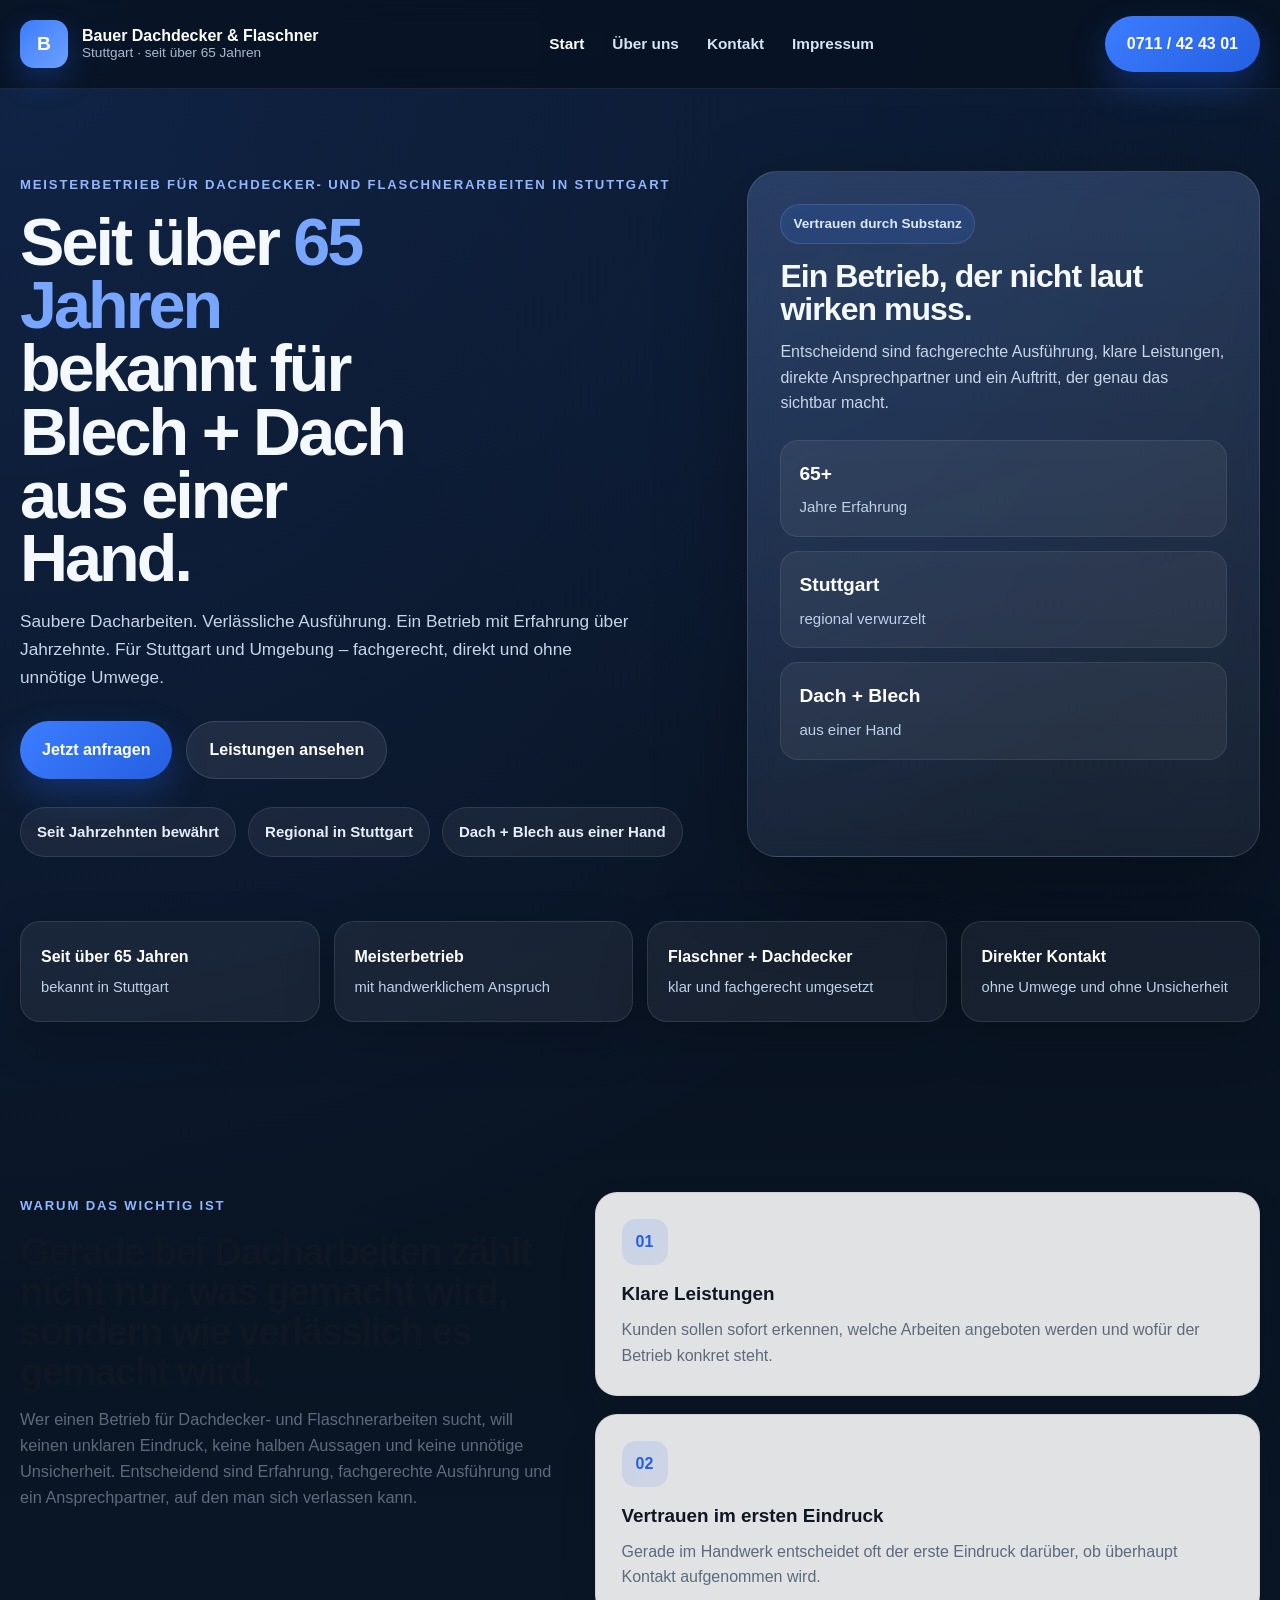
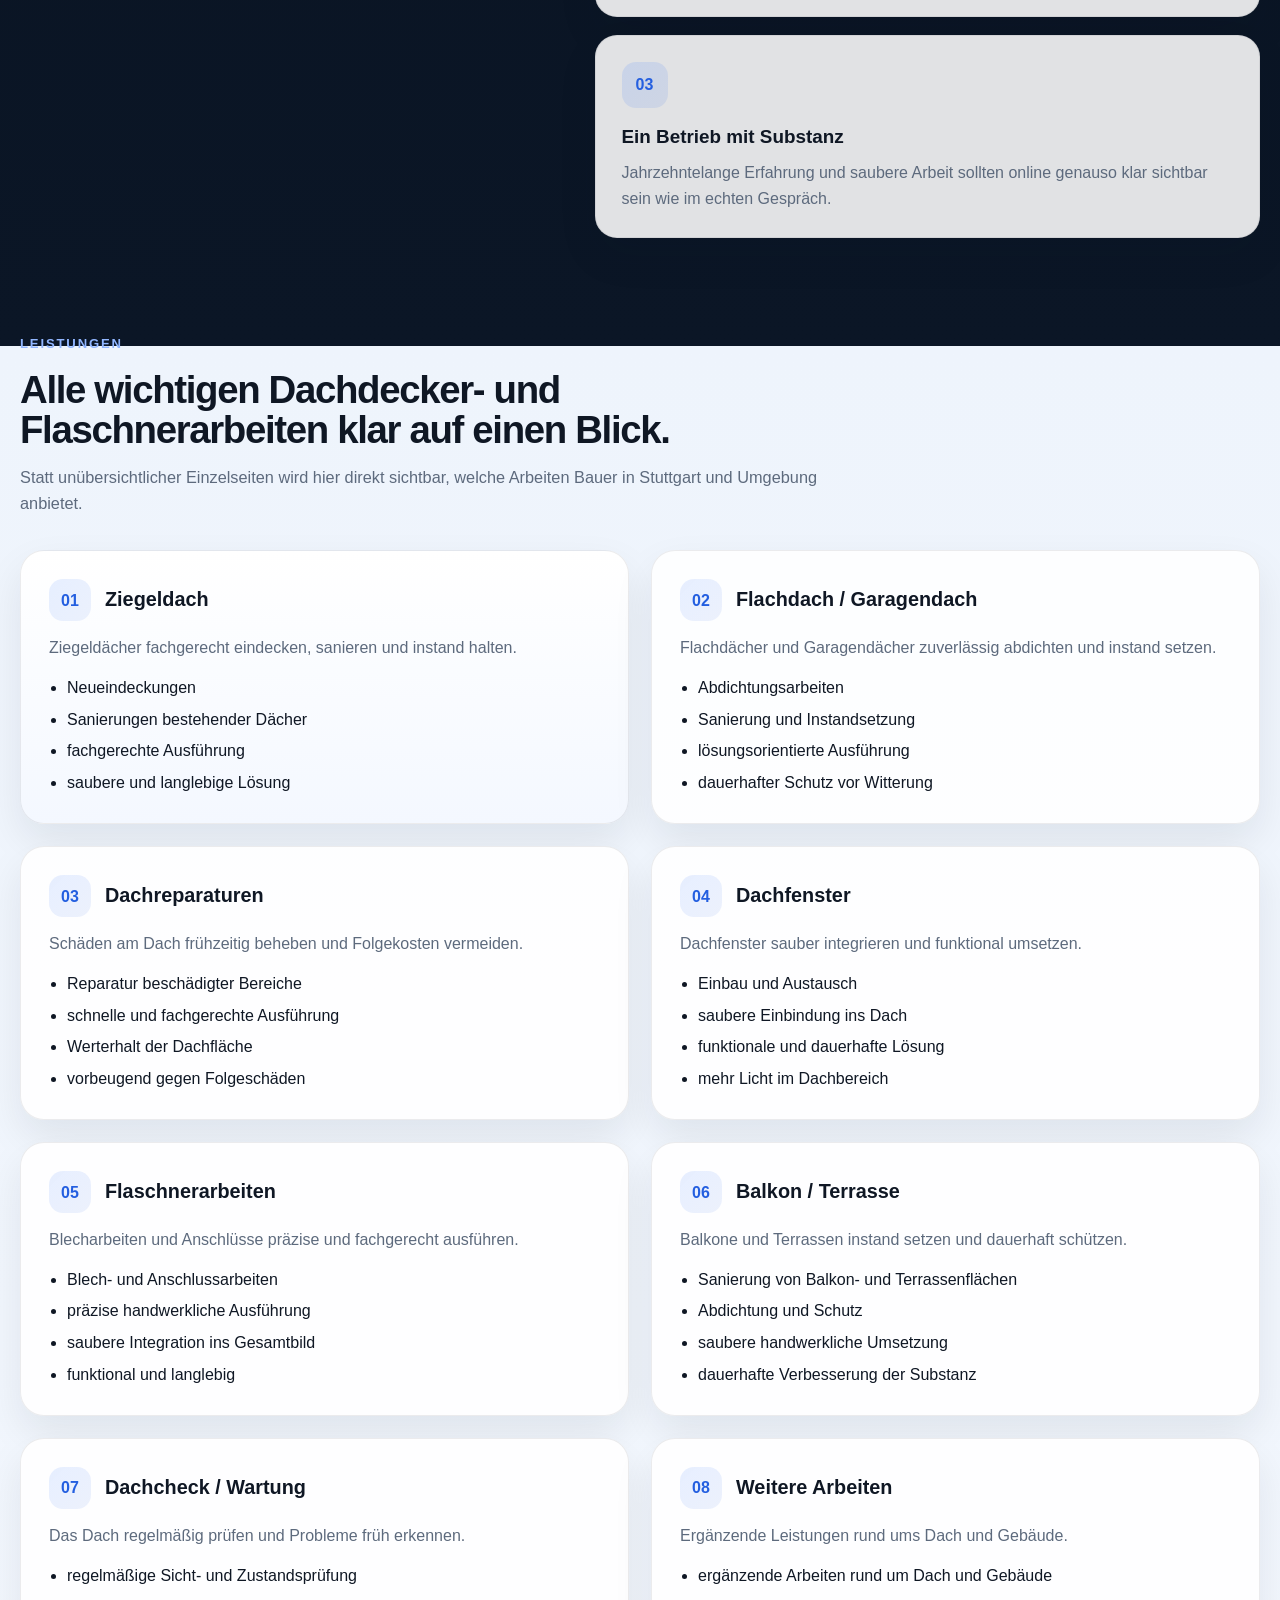
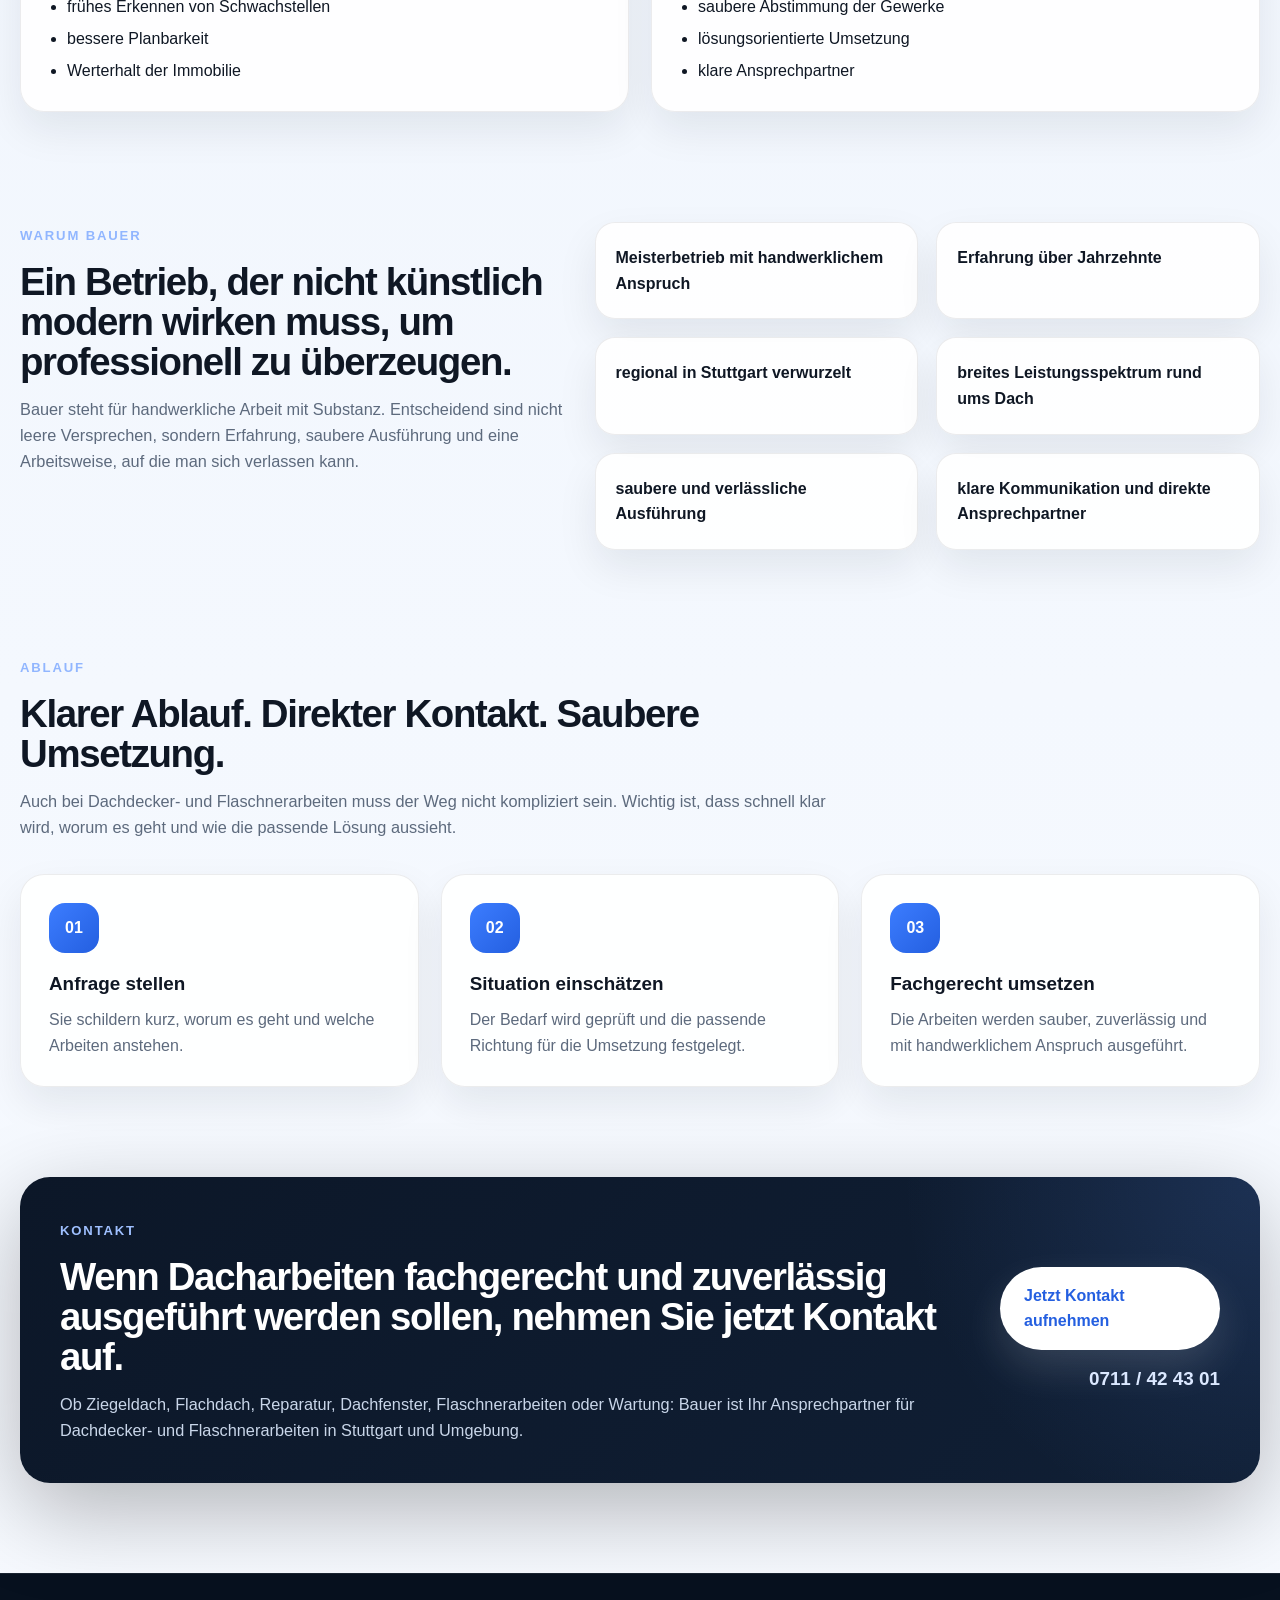
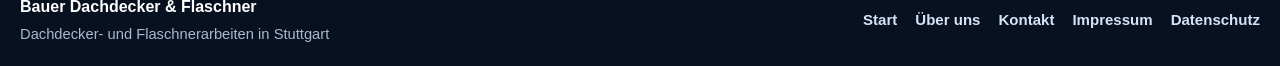
<file: index.html>
<!DOCTYPE html>
<html lang="de">
<head>
  <meta charset="UTF-8" />
  <meta name="viewport" content="width=device-width, initial-scale=1.0" />
  <title>Bauer Dachdecker & Flaschner Stuttgart | Seit über 65 Jahren</title>
  <meta
    name="description"
    content="Bauer Dachdecker & Flaschner in Stuttgart – seit über 65 Jahren bekannt für saubere Dachdecker- und Flaschnerarbeiten. Blech + Dach aus einer Hand."
  />
  <link rel="stylesheet" href="styles/style.css" />
</head>
<body>
  <header class="site-header">
    <div class="container header-inner">
      <a href="index.html" class="brand">
        <span class="brand-mark">B</span>
        <span class="brand-text">
          <strong>Bauer Dachdecker & Flaschner</strong>
          <small>Stuttgart · seit über 65 Jahren</small>
        </span>
      </a>

      <nav class="main-nav" aria-label="Hauptnavigation">
        <a href="index.html" class="active">Start</a>
        <a href="about.html">Über uns</a>
        <a href="contact.html">Kontakt</a>
        <a href="impressum.html">Impressum</a>
      </nav>

      <a href="tel:+49711424301" class="btn btn-primary header-phone">0711 / 42 43 01</a>
    </div>
  </header>

  <main>
    <section class="hero">
      <div class="container hero-grid">
        <div class="hero-copy">
          <div class="eyebrow">Meisterbetrieb für Dachdecker- und Flaschnerarbeiten in Stuttgart</div>

          <h1>
            Seit über <span>65 Jahren</span> bekannt für
            <br />
            Blech + Dach aus einer Hand.
          </h1>

          <p class="hero-text">
            Saubere Dacharbeiten. Verlässliche Ausführung. Ein Betrieb mit Erfahrung über Jahrzehnte.
            Für Stuttgart und Umgebung – fachgerecht, direkt und ohne unnötige Umwege.
          </p>

          <div class="hero-actions">
            <a href="contact.html" class="btn btn-primary">Jetzt anfragen</a>
            <a href="#leistungen" class="btn btn-secondary">Leistungen ansehen</a>
          </div>

          <div class="hero-tags">
            <span>Seit Jahrzehnten bewährt</span>
            <span>Regional in Stuttgart</span>
            <span>Dach + Blech aus einer Hand</span>
          </div>
        </div>

        <aside class="hero-panel">
          <div class="panel-top">
            <span class="panel-badge">Vertrauen durch Substanz</span>
            <h2>Ein Betrieb, der nicht laut wirken muss.</h2>
            <p>
              Entscheidend sind fachgerechte Ausführung, klare Leistungen,
              direkte Ansprechpartner und ein Auftritt, der genau das sichtbar macht.
            </p>
          </div>

          <div class="panel-stats">
            <div class="stat-card">
              <strong>65+</strong>
              <span>Jahre Erfahrung</span>
            </div>
            <div class="stat-card">
              <strong>Stuttgart</strong>
              <span>regional verwurzelt</span>
            </div>
            <div class="stat-card">
              <strong>Dach + Blech</strong>
              <span>aus einer Hand</span>
            </div>
          </div>
        </aside>
      </div>
    </section>

    <section class="trust-strip">
      <div class="container trust-strip-inner">
        <div class="trust-item">
          <strong>Seit über 65 Jahren</strong>
          <span>bekannt in Stuttgart</span>
        </div>
        <div class="trust-item">
          <strong>Meisterbetrieb</strong>
          <span>mit handwerklichem Anspruch</span>
        </div>
        <div class="trust-item">
          <strong>Flaschner + Dachdecker</strong>
          <span>klar und fachgerecht umgesetzt</span>
        </div>
        <div class="trust-item">
          <strong>Direkter Kontakt</strong>
          <span>ohne Umwege und ohne Unsicherheit</span>
        </div>
      </div>
    </section>

    <section class="intro-section">
      <div class="container intro-grid">
        <div class="section-copy">
          <div class="section-label">Warum das wichtig ist</div>
          <h2>Gerade bei Dacharbeiten zählt nicht nur, was gemacht wird, sondern wie verlässlich es gemacht wird.</h2>
          <p>
            Wer einen Betrieb für Dachdecker- und Flaschnerarbeiten sucht, will keinen unklaren Eindruck,
            keine halben Aussagen und keine unnötige Unsicherheit. Entscheidend sind Erfahrung,
            fachgerechte Ausführung und ein Ansprechpartner, auf den man sich verlassen kann.
          </p>
        </div>

        <div class="reason-grid">
          <article class="reason-card">
            <div class="reason-number">01</div>
            <h3>Klare Leistungen</h3>
            <p>Kunden sollen sofort erkennen, welche Arbeiten angeboten werden und wofür der Betrieb konkret steht.</p>
          </article>

          <article class="reason-card">
            <div class="reason-number">02</div>
            <h3>Vertrauen im ersten Eindruck</h3>
            <p>Gerade im Handwerk entscheidet oft der erste Eindruck darüber, ob überhaupt Kontakt aufgenommen wird.</p>
          </article>

          <article class="reason-card">
            <div class="reason-number">03</div>
            <h3>Ein Betrieb mit Substanz</h3>
            <p>Jahrzehntelange Erfahrung und saubere Arbeit sollten online genauso klar sichtbar sein wie im echten Gespräch.</p>
          </article>
        </div>
      </div>
    </section>

    <section id="leistungen" class="services-section">
      <div class="container">
        <div class="section-head">
          <div class="section-label">Leistungen</div>
          <h2>Alle wichtigen Dachdecker- und Flaschnerarbeiten klar auf einen Blick.</h2>
          <p>
            Statt unübersichtlicher Einzelseiten wird hier direkt sichtbar, welche Arbeiten Bauer in Stuttgart
            und Umgebung anbietet.
          </p>
        </div>

        <div class="services-grid">
          <article class="service-card featured">
            <div class="service-top">
              <span class="service-index">01</span>
              <h3>Ziegeldach</h3>
            </div>
            <p>Ziegeldächer fachgerecht eindecken, sanieren und instand halten.</p>
            <ul>
              <li>Neueindeckungen</li>
              <li>Sanierungen bestehender Dächer</li>
              <li>fachgerechte Ausführung</li>
              <li>saubere und langlebige Lösung</li>
            </ul>
          </article>

          <article class="service-card">
            <div class="service-top">
              <span class="service-index">02</span>
              <h3>Flachdach / Garagendach</h3>
            </div>
            <p>Flachdächer und Garagendächer zuverlässig abdichten und instand setzen.</p>
            <ul>
              <li>Abdichtungsarbeiten</li>
              <li>Sanierung und Instandsetzung</li>
              <li>lösungsorientierte Ausführung</li>
              <li>dauerhafter Schutz vor Witterung</li>
            </ul>
          </article>

          <article class="service-card">
            <div class="service-top">
              <span class="service-index">03</span>
              <h3>Dachreparaturen</h3>
            </div>
            <p>Schäden am Dach frühzeitig beheben und Folgekosten vermeiden.</p>
            <ul>
              <li>Reparatur beschädigter Bereiche</li>
              <li>schnelle und fachgerechte Ausführung</li>
              <li>Werterhalt der Dachfläche</li>
              <li>vorbeugend gegen Folgeschäden</li>
            </ul>
          </article>

          <article class="service-card">
            <div class="service-top">
              <span class="service-index">04</span>
              <h3>Dachfenster</h3>
            </div>
            <p>Dachfenster sauber integrieren und funktional umsetzen.</p>
            <ul>
              <li>Einbau und Austausch</li>
              <li>saubere Einbindung ins Dach</li>
              <li>funktionale und dauerhafte Lösung</li>
              <li>mehr Licht im Dachbereich</li>
            </ul>
          </article>

          <article class="service-card">
            <div class="service-top">
              <span class="service-index">05</span>
              <h3>Flaschnerarbeiten</h3>
            </div>
            <p>Blecharbeiten und Anschlüsse präzise und fachgerecht ausführen.</p>
            <ul>
              <li>Blech- und Anschlussarbeiten</li>
              <li>präzise handwerkliche Ausführung</li>
              <li>saubere Integration ins Gesamtbild</li>
              <li>funktional und langlebig</li>
            </ul>
          </article>

          <article class="service-card">
            <div class="service-top">
              <span class="service-index">06</span>
              <h3>Balkon / Terrasse</h3>
            </div>
            <p>Balkone und Terrassen instand setzen und dauerhaft schützen.</p>
            <ul>
              <li>Sanierung von Balkon- und Terrassenflächen</li>
              <li>Abdichtung und Schutz</li>
              <li>saubere handwerkliche Umsetzung</li>
              <li>dauerhafte Verbesserung der Substanz</li>
            </ul>
          </article>

          <article class="service-card">
            <div class="service-top">
              <span class="service-index">07</span>
              <h3>Dachcheck / Wartung</h3>
            </div>
            <p>Das Dach regelmäßig prüfen und Probleme früh erkennen.</p>
            <ul>
              <li>regelmäßige Sicht- und Zustandsprüfung</li>
              <li>frühes Erkennen von Schwachstellen</li>
              <li>bessere Planbarkeit</li>
              <li>Werterhalt der Immobilie</li>
            </ul>
          </article>

          <article class="service-card">
            <div class="service-top">
              <span class="service-index">08</span>
              <h3>Weitere Arbeiten</h3>
            </div>
            <p>Ergänzende Leistungen rund ums Dach und Gebäude.</p>
            <ul>
              <li>ergänzende Arbeiten rund um Dach und Gebäude</li>
              <li>saubere Abstimmung der Gewerke</li>
              <li>lösungsorientierte Umsetzung</li>
              <li>klare Ansprechpartner</li>
            </ul>
          </article>
        </div>
      </div>
    </section>

    <section class="advantages-section">
      <div class="container advantages-grid">
        <div class="section-copy">
          <div class="section-label">Warum Bauer</div>
          <h2>Ein Betrieb, der nicht künstlich modern wirken muss, um professionell zu überzeugen.</h2>
          <p>
            Bauer steht für handwerkliche Arbeit mit Substanz. Entscheidend sind nicht leere Versprechen,
            sondern Erfahrung, saubere Ausführung und eine Arbeitsweise, auf die man sich verlassen kann.
          </p>
        </div>

        <div class="advantage-list">
          <div class="advantage-card">Meisterbetrieb mit handwerklichem Anspruch</div>
          <div class="advantage-card">Erfahrung über Jahrzehnte</div>
          <div class="advantage-card">regional in Stuttgart verwurzelt</div>
          <div class="advantage-card">breites Leistungsspektrum rund ums Dach</div>
          <div class="advantage-card">saubere und verlässliche Ausführung</div>
          <div class="advantage-card">klare Kommunikation und direkte Ansprechpartner</div>
        </div>
      </div>
    </section>

    <section class="process-section">
      <div class="container">
        <div class="section-head">
          <div class="section-label">Ablauf</div>
          <h2>Klarer Ablauf. Direkter Kontakt. Saubere Umsetzung.</h2>
          <p>
            Auch bei Dachdecker- und Flaschnerarbeiten muss der Weg nicht kompliziert sein.
            Wichtig ist, dass schnell klar wird, worum es geht und wie die passende Lösung aussieht.
          </p>
        </div>

        <div class="process-grid">
          <article class="process-card">
            <span>01</span>
            <h3>Anfrage stellen</h3>
            <p>Sie schildern kurz, worum es geht und welche Arbeiten anstehen.</p>
          </article>

          <article class="process-card">
            <span>02</span>
            <h3>Situation einschätzen</h3>
            <p>Der Bedarf wird geprüft und die passende Richtung für die Umsetzung festgelegt.</p>
          </article>

          <article class="process-card">
            <span>03</span>
            <h3>Fachgerecht umsetzen</h3>
            <p>Die Arbeiten werden sauber, zuverlässig und mit handwerklichem Anspruch ausgeführt.</p>
          </article>
        </div>
      </div>
    </section>

    <section class="cta-section">
      <div class="container cta-box">
        <div class="cta-copy">
          <div class="section-label section-label-light">Kontakt</div>
          <h2>Wenn Dacharbeiten fachgerecht und zuverlässig ausgeführt werden sollen, nehmen Sie jetzt Kontakt auf.</h2>
          <p>
            Ob Ziegeldach, Flachdach, Reparatur, Dachfenster, Flaschnerarbeiten oder Wartung:
            Bauer ist Ihr Ansprechpartner für Dachdecker- und Flaschnerarbeiten in Stuttgart und Umgebung.
          </p>
        </div>

        <div class="cta-actions">
          <a href="contact.html" class="btn btn-light">Jetzt Kontakt aufnehmen</a>
          <a href="tel:+49711424301" class="cta-phone">0711 / 42 43 01</a>
        </div>
      </div>
    </section>
  </main>

  <footer class="site-footer">
    <div class="container footer-inner">
      <div class="footer-brand">
        <strong>Bauer Dachdecker & Flaschner</strong>
        <span>Dachdecker- und Flaschnerarbeiten in Stuttgart</span>
      </div>

      <div class="footer-links">
        <a href="index.html">Start</a>
        <a href="about.html">Über uns</a>
        <a href="contact.html">Kontakt</a>
        <a href="impressum.html">Impressum</a>
        <a href="privacy.html">Datenschutz</a>
      </div>
    </div>
  </footer>
</body>
</html>
</file>
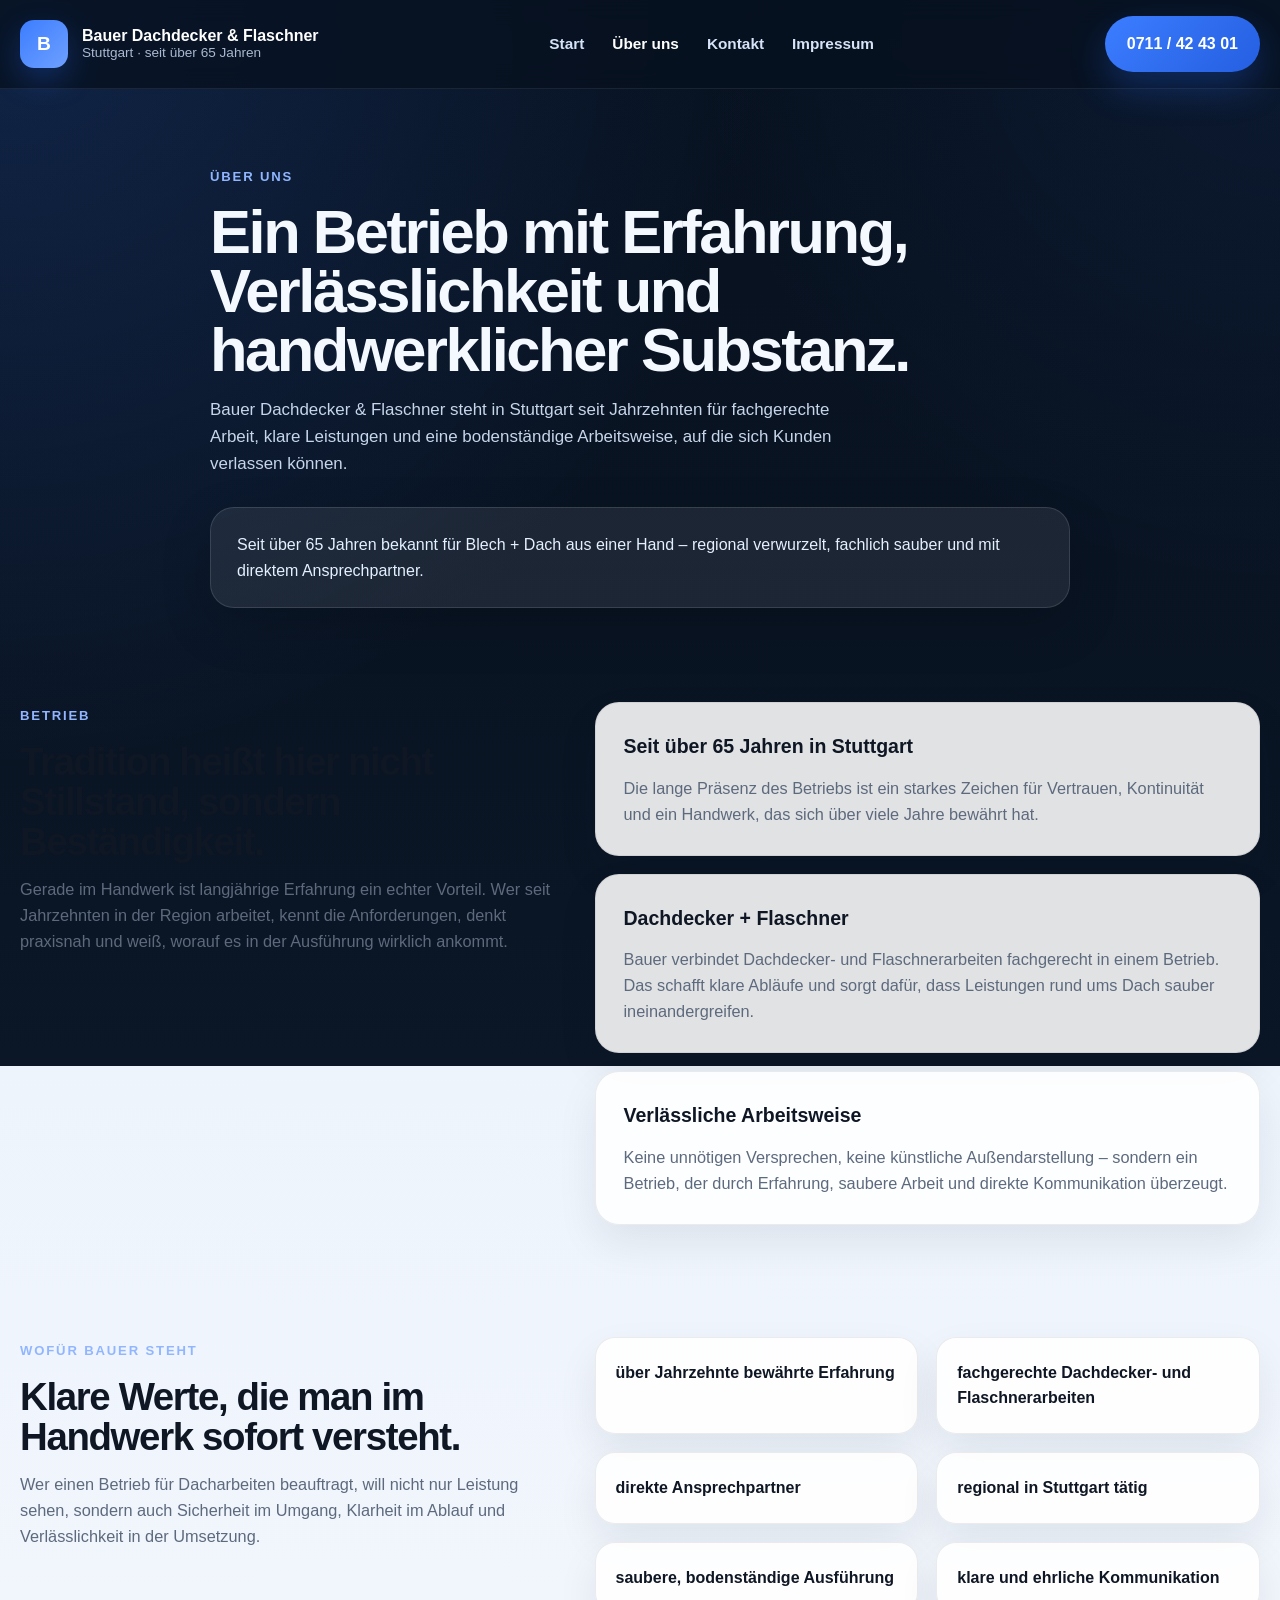
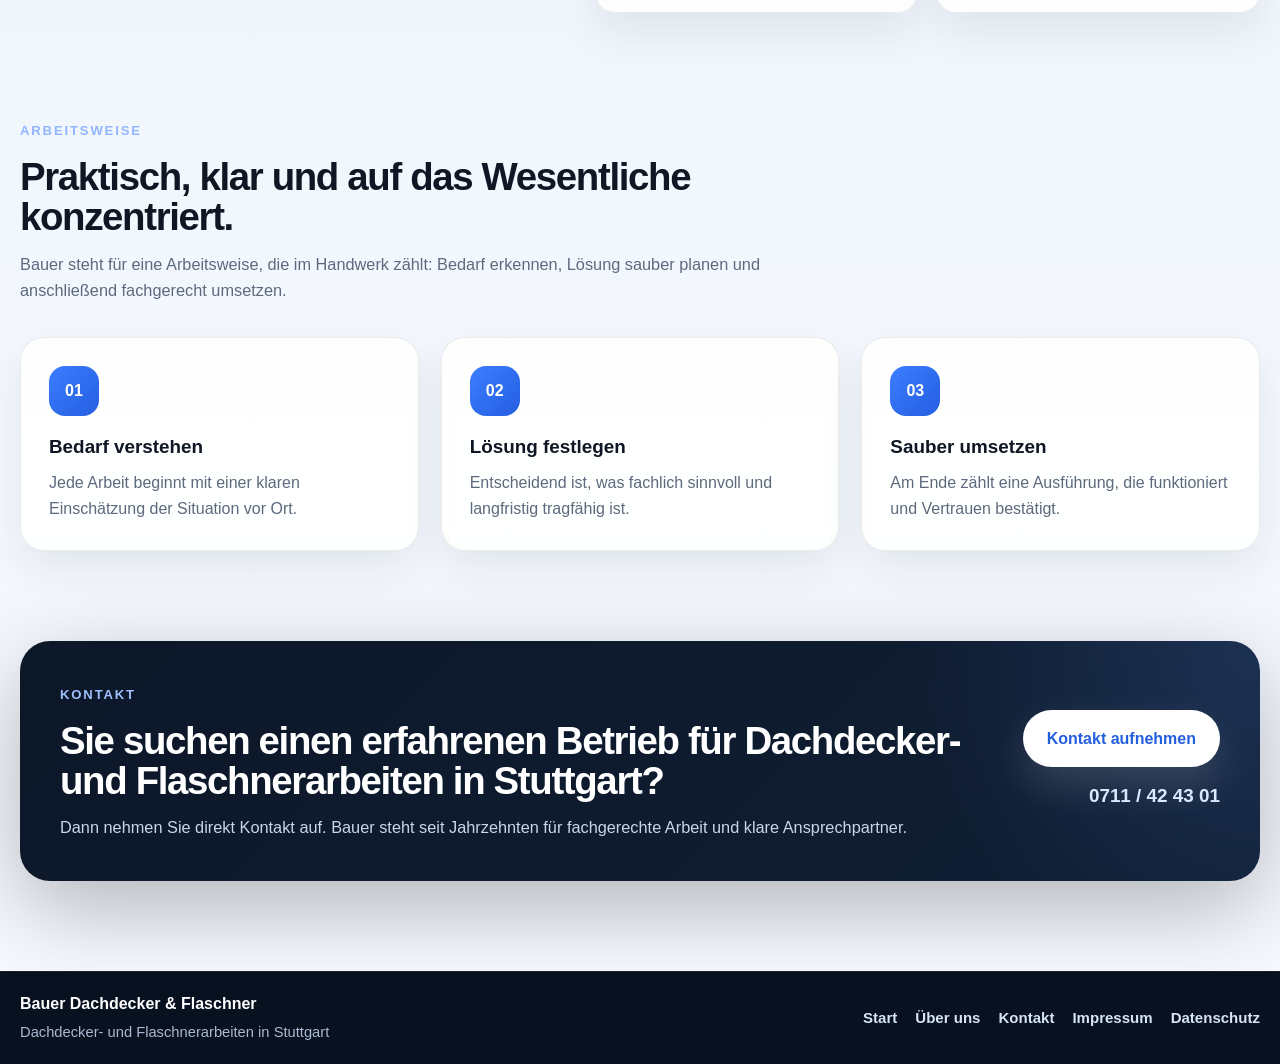
<file: about.html>
<!DOCTYPE html>
<html lang="de">
<head>
  <meta charset="UTF-8" />
  <meta name="viewport" content="width=device-width, initial-scale=1.0" />
  <title>Über uns | Bauer Dachdecker & Flaschner Stuttgart</title>
  <meta
    name="description"
    content="Über Bauer Dachdecker & Flaschner in Stuttgart – ein Meisterbetrieb mit über 65 Jahren Erfahrung in Dachdecker- und Flaschnerarbeiten."
  />
  <link rel="stylesheet" href="styles/style.css" />
</head>
<body>
  <header class="site-header">
    <div class="container header-inner">
      <a href="index.html" class="brand">
        <span class="brand-mark">B</span>
        <span class="brand-text">
          <strong>Bauer Dachdecker & Flaschner</strong>
          <small>Stuttgart · seit über 65 Jahren</small>
        </span>
      </a>

      <nav class="main-nav" aria-label="Hauptnavigation">
        <a href="index.html">Start</a>
        <a href="about.html" class="active">Über uns</a>
        <a href="contact.html">Kontakt</a>
        <a href="impressum.html">Impressum</a>
      </nav>

      <a href="tel:+49711424301" class="btn btn-primary header-phone">0711 / 42 43 01</a>
    </div>
  </header>

  <main>
    <section class="page-hero">
      <div class="container page-hero-inner">
        <div class="eyebrow">Über uns</div>
        <h1>Ein Betrieb mit Erfahrung, Verlässlichkeit und handwerklicher Substanz.</h1>
        <p>
          Bauer Dachdecker & Flaschner steht in Stuttgart seit Jahrzehnten für fachgerechte Arbeit,
          klare Leistungen und eine bodenständige Arbeitsweise, auf die sich Kunden verlassen können.
        </p>

        <div class="page-hero-card">
          Seit über 65 Jahren bekannt für Blech + Dach aus einer Hand – regional verwurzelt,
          fachlich sauber und mit direktem Ansprechpartner.
        </div>
      </div>
    </section>

    <section class="content-section">
      <div class="container content-grid">
        <div class="section-copy">
          <div class="section-label">Betrieb</div>
          <h2>Tradition heißt hier nicht Stillstand, sondern Beständigkeit.</h2>
          <p>
            Gerade im Handwerk ist langjährige Erfahrung ein echter Vorteil.
            Wer seit Jahrzehnten in der Region arbeitet, kennt die Anforderungen,
            denkt praxisnah und weiß, worauf es in der Ausführung wirklich ankommt.
          </p>
        </div>

        <div class="stack">
          <article class="content-card">
            <h3>Seit über 65 Jahren in Stuttgart</h3>
            <p>
              Die lange Präsenz des Betriebs ist ein starkes Zeichen für Vertrauen,
              Kontinuität und ein Handwerk, das sich über viele Jahre bewährt hat.
            </p>
          </article>

          <article class="content-card">
            <h3>Dachdecker + Flaschner</h3>
            <p>
              Bauer verbindet Dachdecker- und Flaschnerarbeiten fachgerecht in einem Betrieb.
              Das schafft klare Abläufe und sorgt dafür, dass Leistungen rund ums Dach sauber ineinandergreifen.
            </p>
          </article>

          <article class="content-card">
            <h3>Verlässliche Arbeitsweise</h3>
            <p>
              Keine unnötigen Versprechen, keine künstliche Außendarstellung – sondern ein Betrieb,
              der durch Erfahrung, saubere Arbeit und direkte Kommunikation überzeugt.
            </p>
          </article>
        </div>
      </div>
    </section>

    <section class="advantages-section">
      <div class="container advantages-grid">
        <div class="section-copy">
          <div class="section-label">Wofür Bauer steht</div>
          <h2>Klare Werte, die man im Handwerk sofort versteht.</h2>
          <p>
            Wer einen Betrieb für Dacharbeiten beauftragt, will nicht nur Leistung sehen,
            sondern auch Sicherheit im Umgang, Klarheit im Ablauf und Verlässlichkeit in der Umsetzung.
          </p>
        </div>

        <div class="advantage-list">
          <div class="advantage-card">über Jahrzehnte bewährte Erfahrung</div>
          <div class="advantage-card">fachgerechte Dachdecker- und Flaschnerarbeiten</div>
          <div class="advantage-card">direkte Ansprechpartner</div>
          <div class="advantage-card">regional in Stuttgart tätig</div>
          <div class="advantage-card">saubere, bodenständige Ausführung</div>
          <div class="advantage-card">klare und ehrliche Kommunikation</div>
        </div>
      </div>
    </section>

    <section class="process-section">
      <div class="container">
        <div class="section-head">
          <div class="section-label">Arbeitsweise</div>
          <h2>Praktisch, klar und auf das Wesentliche konzentriert.</h2>
          <p>
            Bauer steht für eine Arbeitsweise, die im Handwerk zählt: Bedarf erkennen,
            Lösung sauber planen und anschließend fachgerecht umsetzen.
          </p>
        </div>

        <div class="process-grid">
          <article class="process-card">
            <span>01</span>
            <h3>Bedarf verstehen</h3>
            <p>Jede Arbeit beginnt mit einer klaren Einschätzung der Situation vor Ort.</p>
          </article>

          <article class="process-card">
            <span>02</span>
            <h3>Lösung festlegen</h3>
            <p>Entscheidend ist, was fachlich sinnvoll und langfristig tragfähig ist.</p>
          </article>

          <article class="process-card">
            <span>03</span>
            <h3>Sauber umsetzen</h3>
            <p>Am Ende zählt eine Ausführung, die funktioniert und Vertrauen bestätigt.</p>
          </article>
        </div>
      </div>
    </section>

    <section class="cta-section">
      <div class="container cta-box">
        <div class="cta-copy">
          <div class="section-label section-label-light">Kontakt</div>
          <h2>Sie suchen einen erfahrenen Betrieb für Dachdecker- und Flaschnerarbeiten in Stuttgart?</h2>
          <p>
            Dann nehmen Sie direkt Kontakt auf. Bauer steht seit Jahrzehnten für fachgerechte Arbeit
            und klare Ansprechpartner.
          </p>
        </div>

        <div class="cta-actions">
          <a href="contact.html" class="btn btn-light">Kontakt aufnehmen</a>
          <a href="tel:+49711424301" class="cta-phone">0711 / 42 43 01</a>
        </div>
      </div>
    </section>
  </main>

  <footer class="site-footer">
    <div class="container footer-inner">
      <div class="footer-brand">
        <strong>Bauer Dachdecker & Flaschner</strong>
        <span>Dachdecker- und Flaschnerarbeiten in Stuttgart</span>
      </div>

      <div class="footer-links">
        <a href="index.html">Start</a>
        <a href="about.html">Über uns</a>
        <a href="contact.html">Kontakt</a>
        <a href="impressum.html">Impressum</a>
        <a href="privacy.html">Datenschutz</a>
      </div>
    </div>
  </footer>
</body>
</html>
</file>
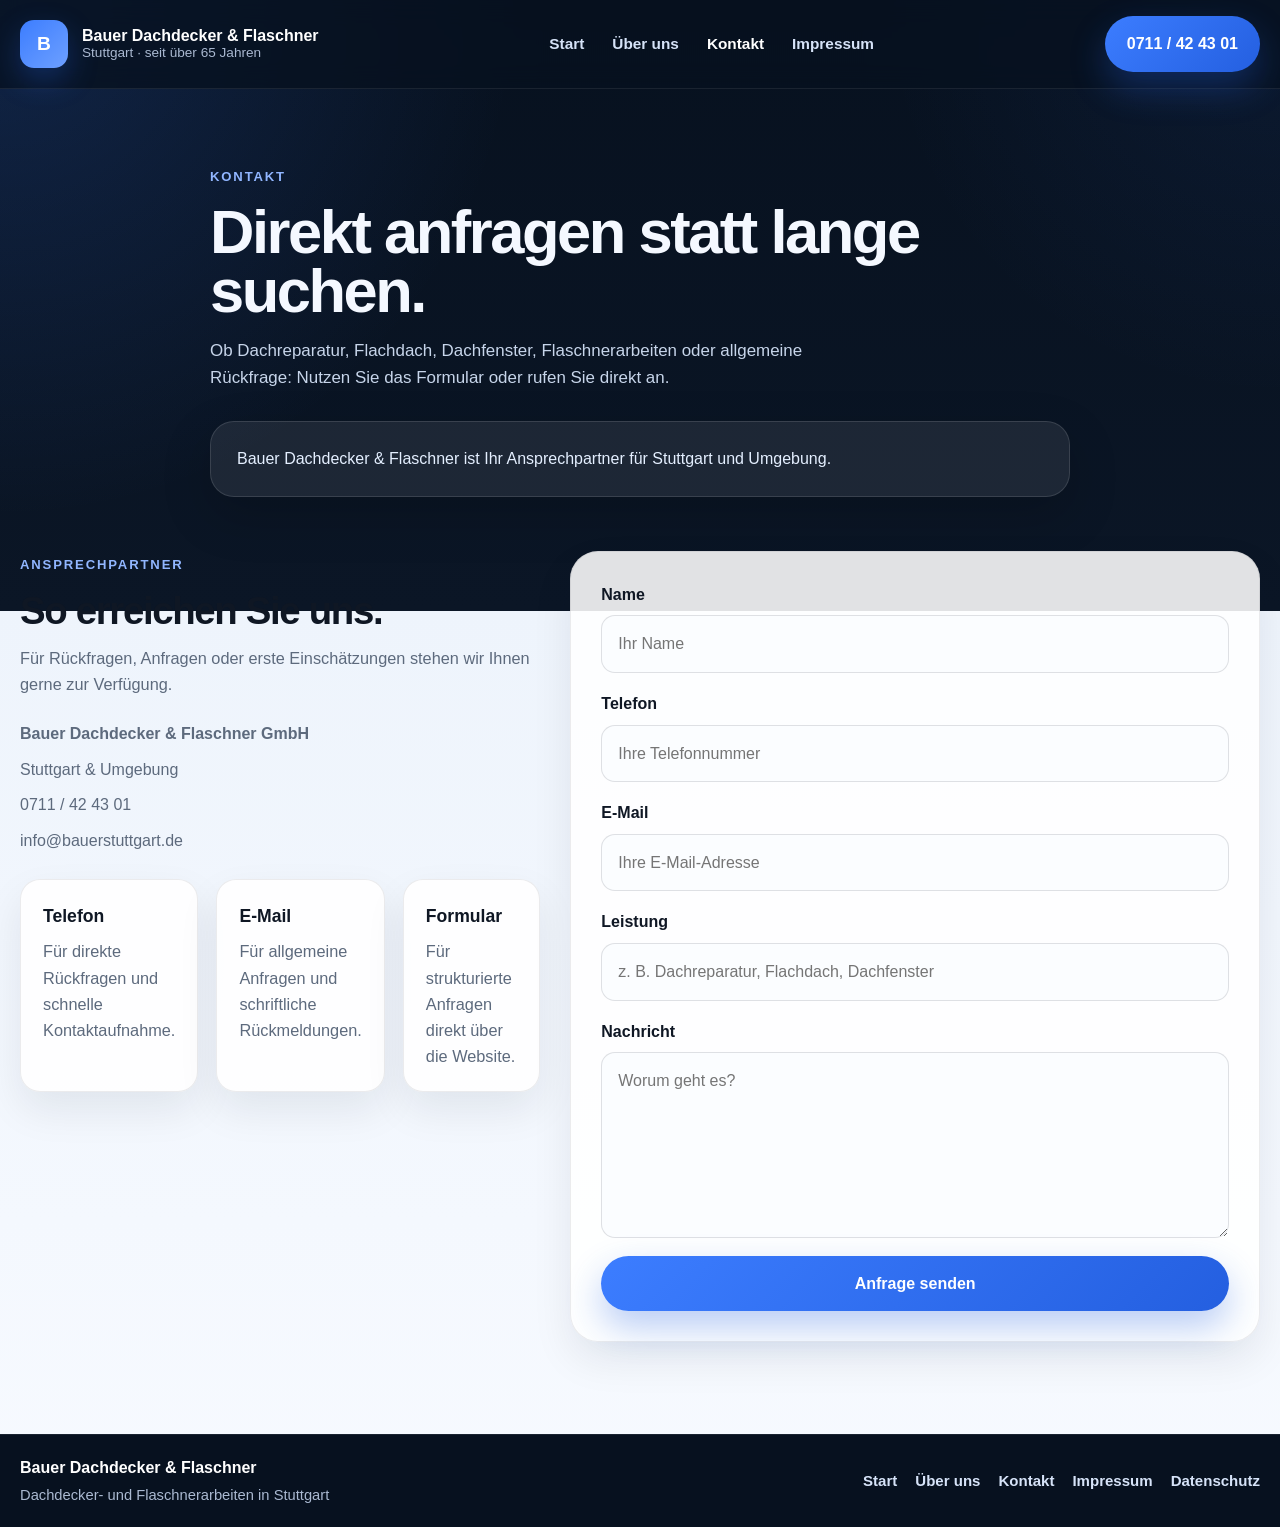
<file: contact.html>
<!DOCTYPE html>
<html lang="de">
<head>
  <meta charset="UTF-8" />
  <meta name="viewport" content="width=device-width, initial-scale=1.0" />
  <title>Kontakt | Bauer Dachdecker & Flaschner Stuttgart</title>
  <meta
    name="description"
    content="Kontakt zu Bauer Dachdecker & Flaschner in Stuttgart. Jetzt unverbindlich anfragen – telefonisch oder über das Kontaktformular."
  />
  <link rel="stylesheet" href="styles/style.css" />
</head>
<body>
  <header class="site-header">
    <div class="container header-inner">
      <a href="index.html" class="brand">
        <span class="brand-mark">B</span>
        <span class="brand-text">
          <strong>Bauer Dachdecker & Flaschner</strong>
          <small>Stuttgart · seit über 65 Jahren</small>
        </span>
      </a>

      <nav class="main-nav" aria-label="Hauptnavigation">
        <a href="index.html">Start</a>
        <a href="about.html">Über uns</a>
        <a href="contact.html" class="active">Kontakt</a>
        <a href="impressum.html">Impressum</a>
      </nav>

      <a href="tel:+49711424301" class="btn btn-primary header-phone">0711 / 42 43 01</a>
    </div>
  </header>

  <main>
    <section class="page-hero">
      <div class="container page-hero-inner">
        <div class="eyebrow">Kontakt</div>
        <h1>Direkt anfragen statt lange suchen.</h1>
        <p>
          Ob Dachreparatur, Flachdach, Dachfenster, Flaschnerarbeiten oder allgemeine Rückfrage:
          Nutzen Sie das Formular oder rufen Sie direkt an.
        </p>

        <div class="page-hero-card">
          Bauer Dachdecker & Flaschner ist Ihr Ansprechpartner für Stuttgart und Umgebung.
        </div>
      </div>
    </section>

    <section class="contact-section">
      <div class="container contact-grid">
        <div class="contact-copy">
          <div class="section-label">Ansprechpartner</div>
          <h2>So erreichen Sie uns.</h2>
          <p>
            Für Rückfragen, Anfragen oder erste Einschätzungen stehen wir Ihnen gerne zur Verfügung.
          </p>

          <div class="contact-points">
            <div><strong>Bauer Dachdecker & Flaschner GmbH</strong></div>
            <div>Stuttgart & Umgebung</div>
            <div><a href="tel:+49711424301">0711 / 42 43 01</a></div>
            <div><a href="mailto:info@bauerstuttgart.de">info@bauerstuttgart.de</a></div>
          </div>

          <div class="info-grid">
            <article class="info-card">
              <h3>Telefon</h3>
              <p>Für direkte Rückfragen und schnelle Kontaktaufnahme.</p>
            </article>

            <article class="info-card">
              <h3>E-Mail</h3>
              <p>Für allgemeine Anfragen und schriftliche Rückmeldungen.</p>
            </article>

            <article class="info-card">
              <h3>Formular</h3>
              <p>Für strukturierte Anfragen direkt über die Website.</p>
            </article>
          </div>
        </div>

        <form
          class="contact-form"
          name="contact"
          method="POST"
          action="thank-you.html"
          data-netlify="true"
          netlify-honeypot="bot-field"
        >
          <input type="hidden" name="form-name" value="contact" />
          <input type="hidden" name="bot-field" />

          <div class="form-row">
            <label for="name">Name</label>
            <input id="name" name="name" type="text" placeholder="Ihr Name" required />
          </div>

          <div class="form-row">
            <label for="phone">Telefon</label>
            <input id="phone" name="phone" type="tel" placeholder="Ihre Telefonnummer" required />
          </div>

          <div class="form-row">
            <label for="email">E-Mail</label>
            <input id="email" name="email" type="email" placeholder="Ihre E-Mail-Adresse" required />
          </div>

          <div class="form-row">
            <label for="service">Leistung</label>
            <input id="service" name="service" type="text" placeholder="z. B. Dachreparatur, Flachdach, Dachfenster" />
          </div>

          <div class="form-row">
            <label for="message">Nachricht</label>
            <textarea id="message" name="message" rows="6" placeholder="Worum geht es?" required></textarea>
          </div>

          <button type="submit" class="btn btn-primary btn-full">Anfrage senden</button>
        </form>
      </div>
    </section>
  </main>

  <footer class="site-footer">
    <div class="container footer-inner">
      <div class="footer-brand">
        <strong>Bauer Dachdecker & Flaschner</strong>
        <span>Dachdecker- und Flaschnerarbeiten in Stuttgart</span>
      </div>

      <div class="footer-links">
        <a href="index.html">Start</a>
        <a href="about.html">Über uns</a>
        <a href="contact.html">Kontakt</a>
        <a href="impressum.html">Impressum</a>
        <a href="privacy.html">Datenschutz</a>
      </div>
    </div>
  </footer>
</body>
</html>
</file>
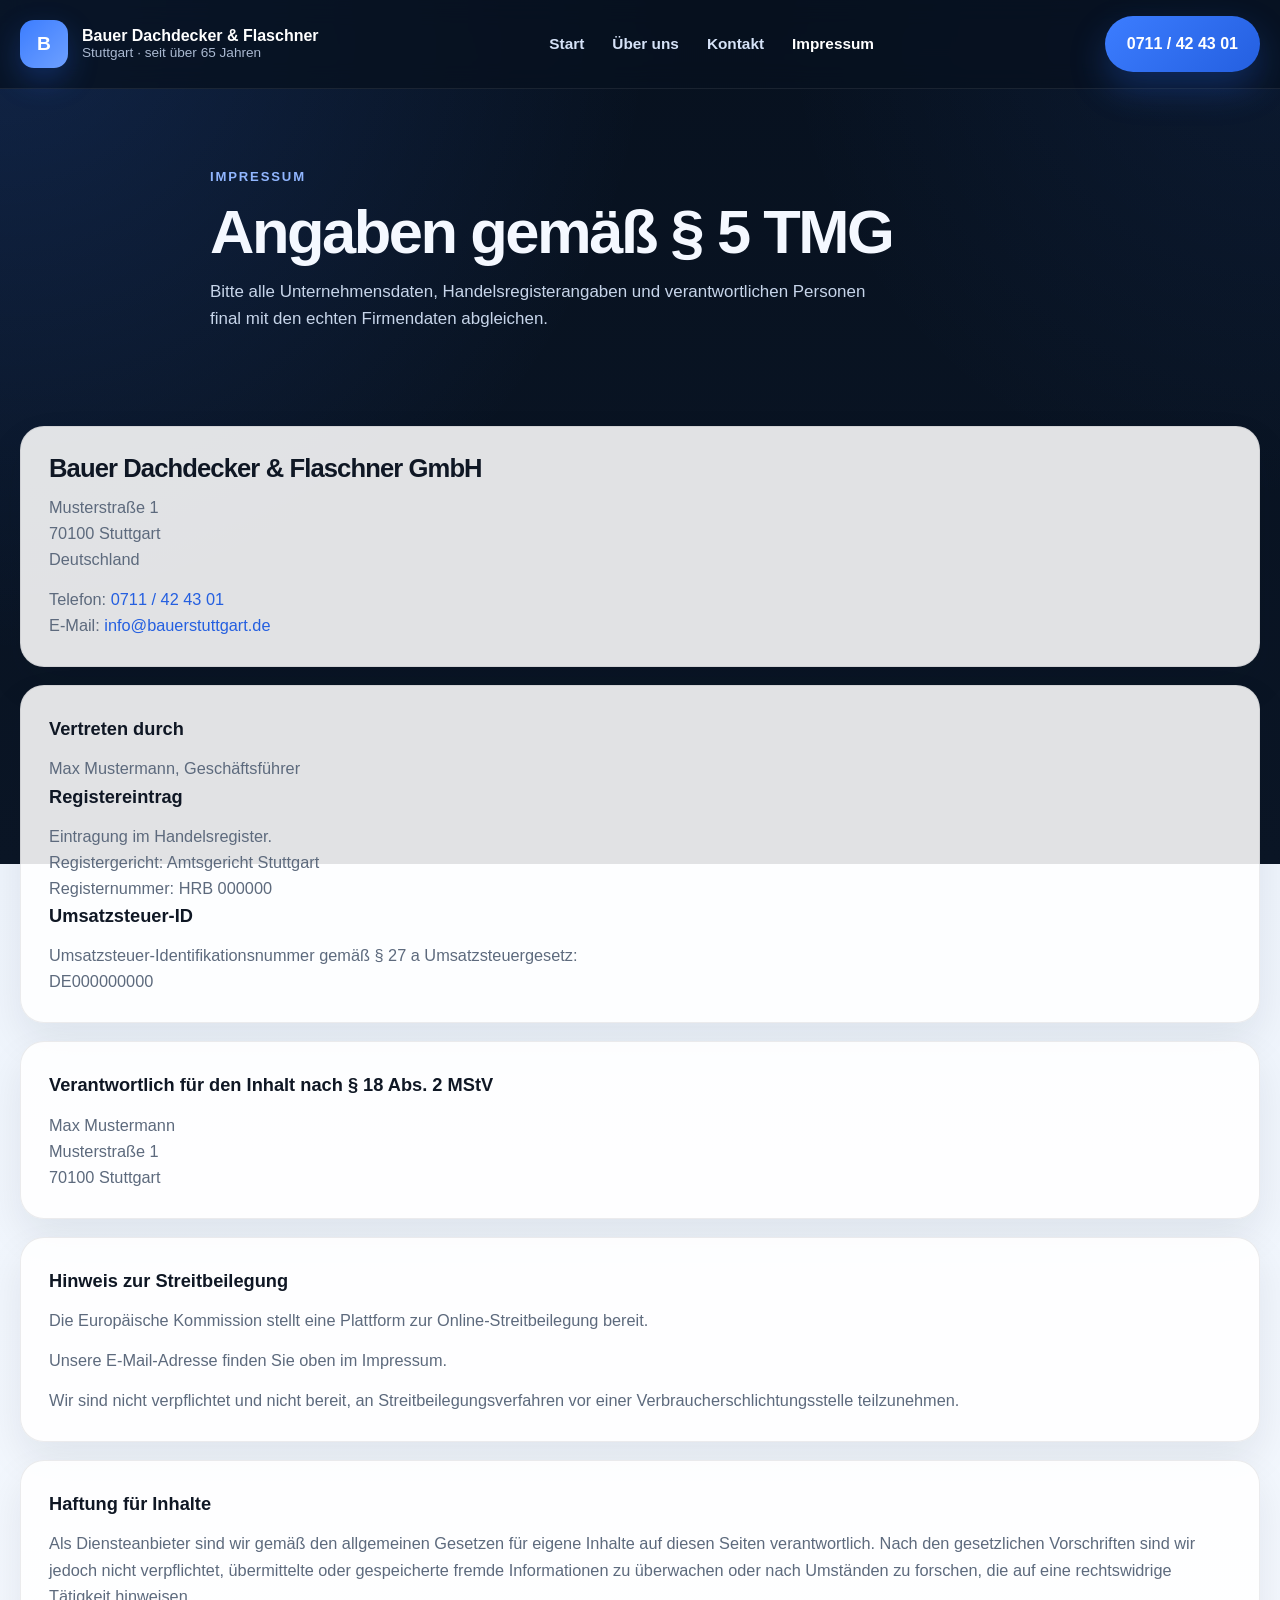
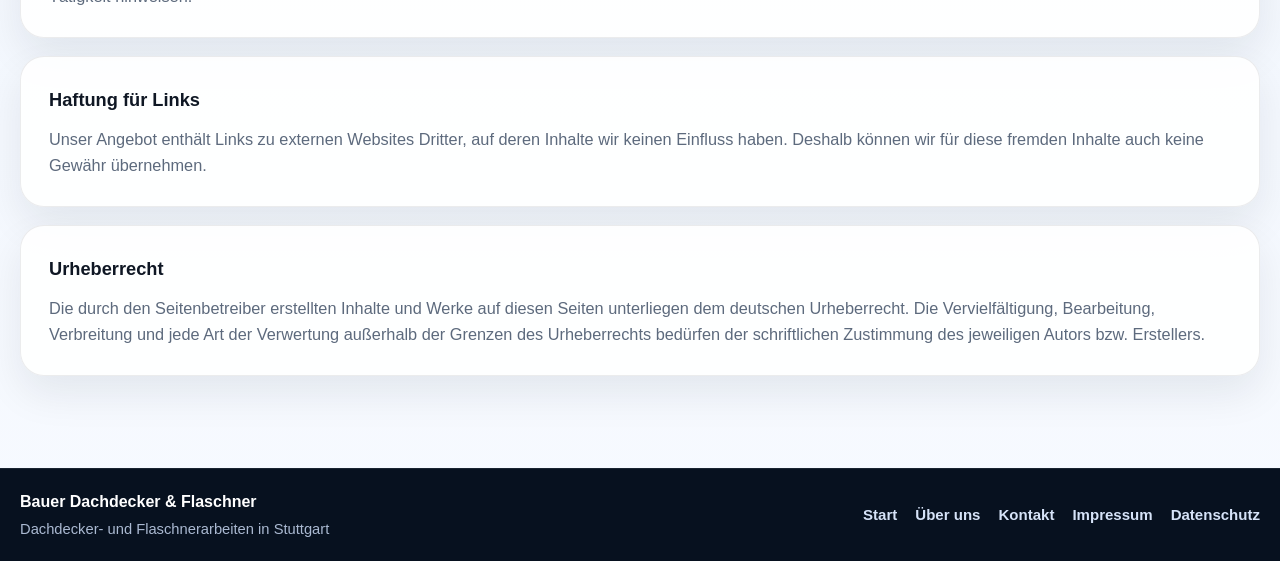
<file: impressum.html>
<!DOCTYPE html>
<html lang="de">
<head>
  <meta charset="UTF-8" />
  <meta name="viewport" content="width=device-width, initial-scale=1.0" />
  <title>Impressum | Bauer Dachdecker & Flaschner Stuttgart</title>
  <meta
    name="description"
    content="Impressum von Bauer Dachdecker & Flaschner Stuttgart."
  />
  <link rel="stylesheet" href="styles/style.css" />
</head>
<body>
  <header class="site-header">
    <div class="container header-inner">
      <a href="index.html" class="brand">
        <span class="brand-mark">B</span>
        <span class="brand-text">
          <strong>Bauer Dachdecker & Flaschner</strong>
          <small>Stuttgart · seit über 65 Jahren</small>
        </span>
      </a>

      <nav class="main-nav" aria-label="Hauptnavigation">
        <a href="index.html">Start</a>
        <a href="about.html">Über uns</a>
        <a href="contact.html">Kontakt</a>
        <a href="impressum.html" class="active">Impressum</a>
      </nav>

      <a href="tel:+49711424301" class="btn btn-primary header-phone">0711 / 42 43 01</a>
    </div>
  </header>

  <main>
    <section class="page-hero">
      <div class="container page-hero-inner">
        <div class="eyebrow">Impressum</div>
        <h1>Angaben gemäß § 5 TMG</h1>
        <p>
          Bitte alle Unternehmensdaten, Handelsregisterangaben und verantwortlichen Personen
          final mit den echten Firmendaten abgleichen.
        </p>
      </div>
    </section>

    <section class="content-section">
      <div class="container legal-grid">
        <article class="legal-card">
          <h2>Bauer Dachdecker & Flaschner GmbH</h2>
          <p>
            Musterstraße 1<br />
            70100 Stuttgart<br />
            Deutschland
          </p>
          <p>
            Telefon: <a href="tel:+49711424301">0711 / 42 43 01</a><br />
            E-Mail: <a href="mailto:info@bauerstuttgart.de">info@bauerstuttgart.de</a>
          </p>
        </article>

        <article class="legal-card">
          <h3>Vertreten durch</h3>
          <p>Max Mustermann, Geschäftsführer</p>

          <h3>Registereintrag</h3>
          <p>
            Eintragung im Handelsregister.<br />
            Registergericht: Amtsgericht Stuttgart<br />
            Registernummer: HRB 000000
          </p>

          <h3>Umsatzsteuer-ID</h3>
          <p>
            Umsatzsteuer-Identifikationsnummer gemäß § 27 a Umsatzsteuergesetz:<br />
            DE000000000
          </p>
        </article>

        <article class="legal-card">
          <h3>Verantwortlich für den Inhalt nach § 18 Abs. 2 MStV</h3>
          <p>
            Max Mustermann<br />
            Musterstraße 1<br />
            70100 Stuttgart
          </p>
        </article>

        <article class="legal-card">
          <h3>Hinweis zur Streitbeilegung</h3>
          <p>
            Die Europäische Kommission stellt eine Plattform zur Online-Streitbeilegung bereit.
          </p>
          <p>
            Unsere E-Mail-Adresse finden Sie oben im Impressum.
          </p>
          <p>
            Wir sind nicht verpflichtet und nicht bereit, an Streitbeilegungsverfahren vor
            einer Verbraucherschlichtungsstelle teilzunehmen.
          </p>
        </article>

        <article class="legal-card">
          <h3>Haftung für Inhalte</h3>
          <p>
            Als Diensteanbieter sind wir gemäß den allgemeinen Gesetzen für eigene Inhalte auf diesen Seiten verantwortlich.
            Nach den gesetzlichen Vorschriften sind wir jedoch nicht verpflichtet, übermittelte oder gespeicherte fremde
            Informationen zu überwachen oder nach Umständen zu forschen, die auf eine rechtswidrige Tätigkeit hinweisen.
          </p>
        </article>

        <article class="legal-card">
          <h3>Haftung für Links</h3>
          <p>
            Unser Angebot enthält Links zu externen Websites Dritter, auf deren Inhalte wir keinen Einfluss haben.
            Deshalb können wir für diese fremden Inhalte auch keine Gewähr übernehmen.
          </p>
        </article>

        <article class="legal-card">
          <h3>Urheberrecht</h3>
          <p>
            Die durch den Seitenbetreiber erstellten Inhalte und Werke auf diesen Seiten unterliegen dem deutschen Urheberrecht.
            Die Vervielfältigung, Bearbeitung, Verbreitung und jede Art der Verwertung außerhalb der Grenzen des Urheberrechts
            bedürfen der schriftlichen Zustimmung des jeweiligen Autors bzw. Erstellers.
          </p>
        </article>
      </div>
    </section>
  </main>

  <footer class="site-footer">
    <div class="container footer-inner">
      <div class="footer-brand">
        <strong>Bauer Dachdecker & Flaschner</strong>
        <span>Dachdecker- und Flaschnerarbeiten in Stuttgart</span>
      </div>

      <div class="footer-links">
        <a href="index.html">Start</a>
        <a href="about.html">Über uns</a>
        <a href="contact.html">Kontakt</a>
        <a href="impressum.html">Impressum</a>
        <a href="privacy.html">Datenschutz</a>
      </div>
    </div>
  </footer>
</body>
</html>
</file>
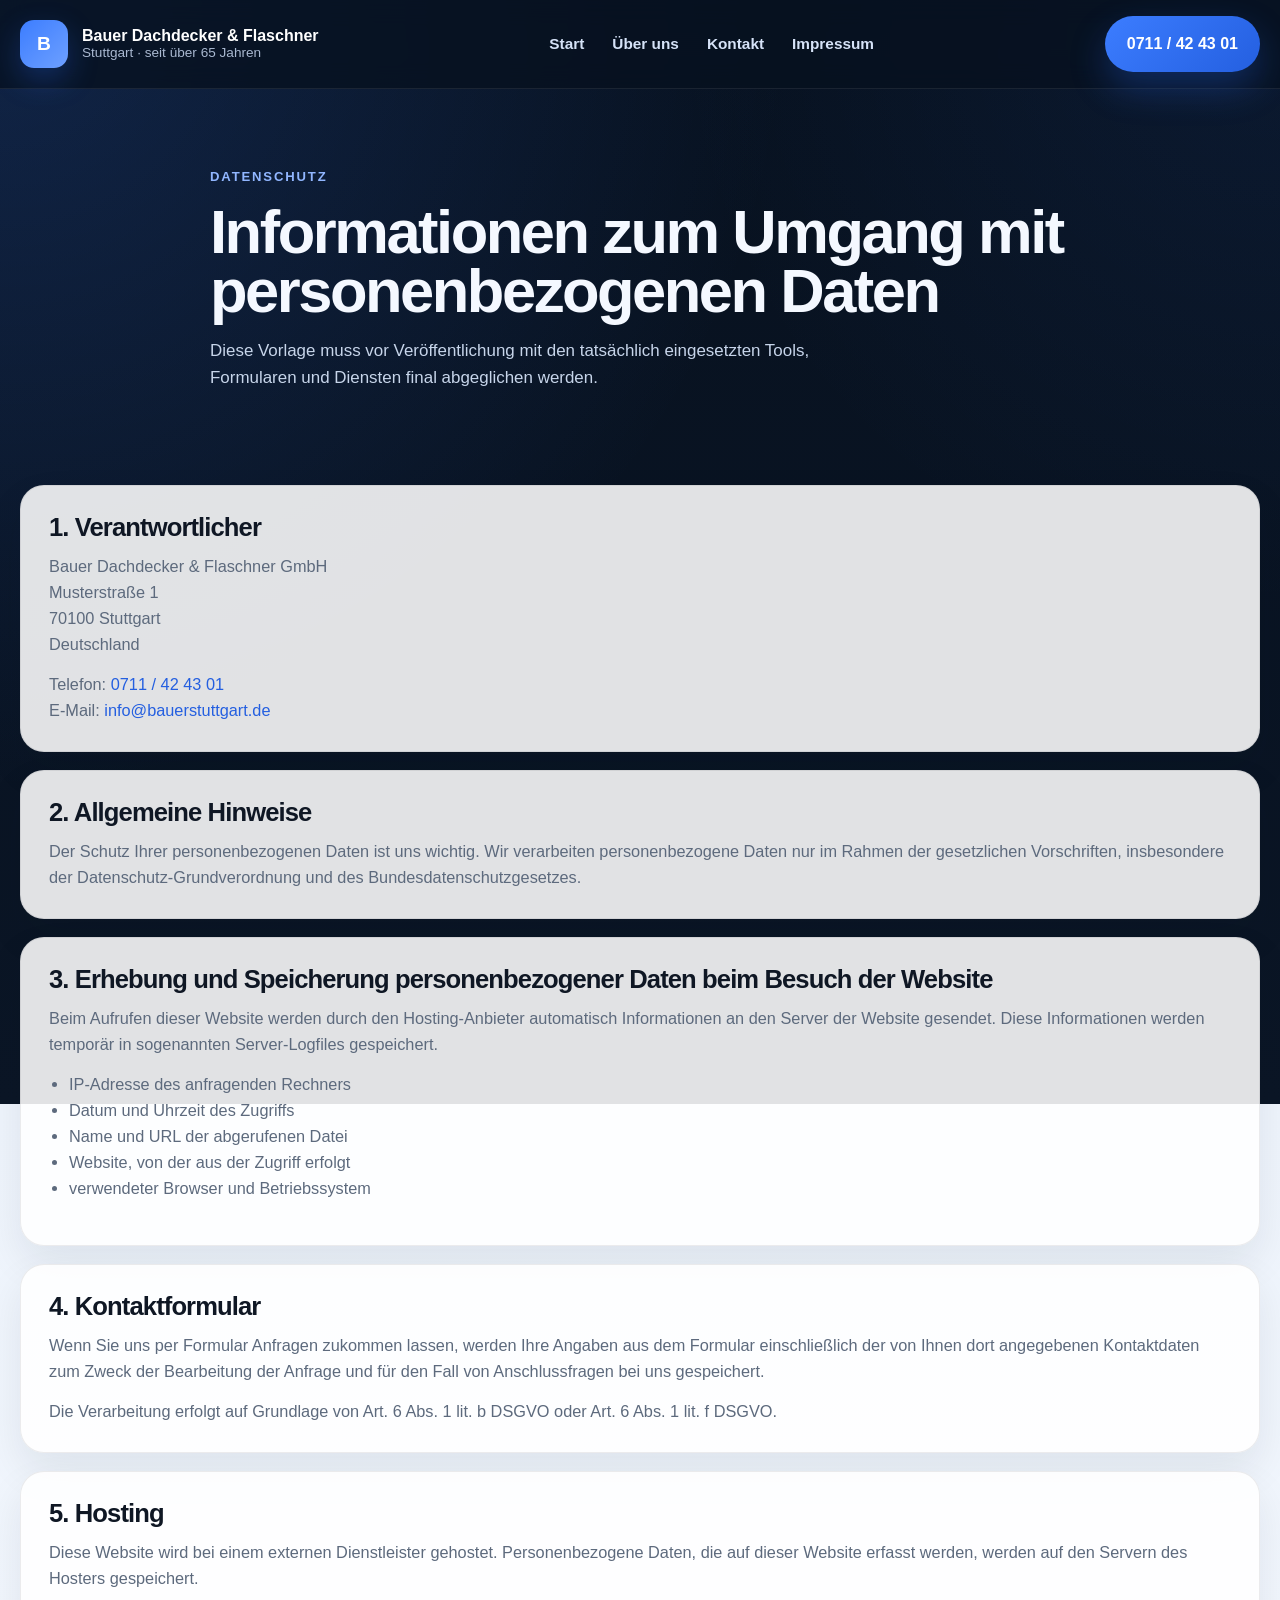
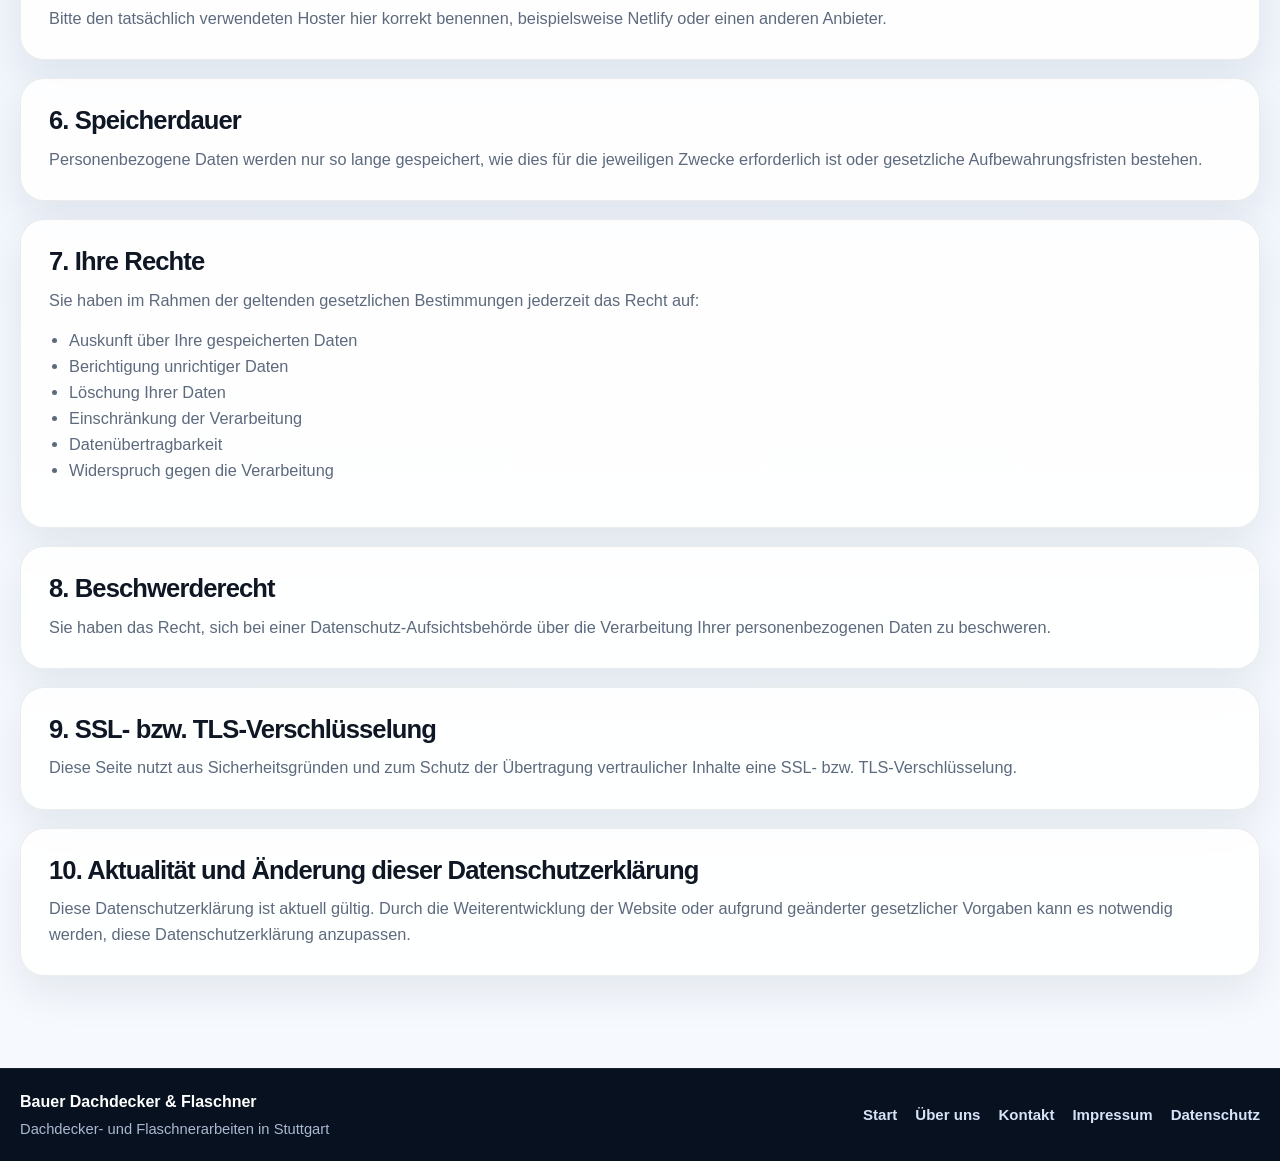
<file: privacy.html>
<!DOCTYPE html>
<html lang="de">
<head>
  <meta charset="UTF-8" />
  <meta name="viewport" content="width=device-width, initial-scale=1.0" />
  <title>Datenschutz | Bauer Dachdecker & Flaschner Stuttgart</title>
  <meta
    name="description"
    content="Datenschutzerklärung von Bauer Dachdecker & Flaschner Stuttgart."
  />
  <link rel="stylesheet" href="styles/style.css" />
</head>
<body>
  <header class="site-header">
    <div class="container header-inner">
      <a href="index.html" class="brand">
        <span class="brand-mark">B</span>
        <span class="brand-text">
          <strong>Bauer Dachdecker & Flaschner</strong>
          <small>Stuttgart · seit über 65 Jahren</small>
        </span>
      </a>

      <nav class="main-nav" aria-label="Hauptnavigation">
        <a href="index.html">Start</a>
        <a href="about.html">Über uns</a>
        <a href="contact.html">Kontakt</a>
        <a href="impressum.html">Impressum</a>
      </nav>

      <a href="tel:+49711424301" class="btn btn-primary header-phone">0711 / 42 43 01</a>
    </div>
  </header>

  <main>
    <section class="page-hero">
      <div class="container page-hero-inner">
        <div class="eyebrow">Datenschutz</div>
        <h1>Informationen zum Umgang mit personenbezogenen Daten</h1>
        <p>
          Diese Vorlage muss vor Veröffentlichung mit den tatsächlich eingesetzten Tools,
          Formularen und Diensten final abgeglichen werden.
        </p>
      </div>
    </section>

    <section class="content-section">
      <div class="container legal-grid">
        <article class="legal-card">
          <h2>1. Verantwortlicher</h2>
          <p>
            Bauer Dachdecker & Flaschner GmbH<br />
            Musterstraße 1<br />
            70100 Stuttgart<br />
            Deutschland
          </p>
          <p>
            Telefon: <a href="tel:+49711424301">0711 / 42 43 01</a><br />
            E-Mail: <a href="mailto:info@bauerstuttgart.de">info@bauerstuttgart.de</a>
          </p>
        </article>

        <article class="legal-card">
          <h2>2. Allgemeine Hinweise</h2>
          <p>
            Der Schutz Ihrer personenbezogenen Daten ist uns wichtig.
            Wir verarbeiten personenbezogene Daten nur im Rahmen der gesetzlichen Vorschriften,
            insbesondere der Datenschutz-Grundverordnung und des Bundesdatenschutzgesetzes.
          </p>
        </article>

        <article class="legal-card">
          <h2>3. Erhebung und Speicherung personenbezogener Daten beim Besuch der Website</h2>
          <p>
            Beim Aufrufen dieser Website werden durch den Hosting-Anbieter automatisch Informationen
            an den Server der Website gesendet. Diese Informationen werden temporär in sogenannten Server-Logfiles gespeichert.
          </p>
          <ul>
            <li>IP-Adresse des anfragenden Rechners</li>
            <li>Datum und Uhrzeit des Zugriffs</li>
            <li>Name und URL der abgerufenen Datei</li>
            <li>Website, von der aus der Zugriff erfolgt</li>
            <li>verwendeter Browser und Betriebssystem</li>
          </ul>
        </article>

        <article class="legal-card">
          <h2>4. Kontaktformular</h2>
          <p>
            Wenn Sie uns per Formular Anfragen zukommen lassen, werden Ihre Angaben aus dem Formular
            einschließlich der von Ihnen dort angegebenen Kontaktdaten zum Zweck der Bearbeitung der Anfrage
            und für den Fall von Anschlussfragen bei uns gespeichert.
          </p>
          <p>
            Die Verarbeitung erfolgt auf Grundlage von Art. 6 Abs. 1 lit. b DSGVO oder Art. 6 Abs. 1 lit. f DSGVO.
          </p>
        </article>

        <article class="legal-card">
          <h2>5. Hosting</h2>
          <p>
            Diese Website wird bei einem externen Dienstleister gehostet.
            Personenbezogene Daten, die auf dieser Website erfasst werden,
            werden auf den Servern des Hosters gespeichert.
          </p>
          <p>
            Bitte den tatsächlich verwendeten Hoster hier korrekt benennen,
            beispielsweise Netlify oder einen anderen Anbieter.
          </p>
        </article>

        <article class="legal-card">
          <h2>6. Speicherdauer</h2>
          <p>
            Personenbezogene Daten werden nur so lange gespeichert, wie dies für die jeweiligen Zwecke erforderlich ist
            oder gesetzliche Aufbewahrungsfristen bestehen.
          </p>
        </article>

        <article class="legal-card">
          <h2>7. Ihre Rechte</h2>
          <p>Sie haben im Rahmen der geltenden gesetzlichen Bestimmungen jederzeit das Recht auf:</p>
          <ul>
            <li>Auskunft über Ihre gespeicherten Daten</li>
            <li>Berichtigung unrichtiger Daten</li>
            <li>Löschung Ihrer Daten</li>
            <li>Einschränkung der Verarbeitung</li>
            <li>Datenübertragbarkeit</li>
            <li>Widerspruch gegen die Verarbeitung</li>
          </ul>
        </article>

        <article class="legal-card">
          <h2>8. Beschwerderecht</h2>
          <p>
            Sie haben das Recht, sich bei einer Datenschutz-Aufsichtsbehörde über die Verarbeitung
            Ihrer personenbezogenen Daten zu beschweren.
          </p>
        </article>

        <article class="legal-card">
          <h2>9. SSL- bzw. TLS-Verschlüsselung</h2>
          <p>
            Diese Seite nutzt aus Sicherheitsgründen und zum Schutz der Übertragung vertraulicher Inhalte
            eine SSL- bzw. TLS-Verschlüsselung.
          </p>
        </article>

        <article class="legal-card">
          <h2>10. Aktualität und Änderung dieser Datenschutzerklärung</h2>
          <p>
            Diese Datenschutzerklärung ist aktuell gültig.
            Durch die Weiterentwicklung der Website oder aufgrund geänderter gesetzlicher Vorgaben
            kann es notwendig werden, diese Datenschutzerklärung anzupassen.
          </p>
        </article>
      </div>
    </section>
  </main>

  <footer class="site-footer">
    <div class="container footer-inner">
      <div class="footer-brand">
        <strong>Bauer Dachdecker & Flaschner</strong>
        <span>Dachdecker- und Flaschnerarbeiten in Stuttgart</span>
      </div>

      <div class="footer-links">
        <a href="index.html">Start</a>
        <a href="about.html">Über uns</a>
        <a href="contact.html">Kontakt</a>
        <a href="impressum.html">Impressum</a>
        <a href="privacy.html">Datenschutz</a>
      </div>
    </div>
  </footer>
</body>
</html>
</file>
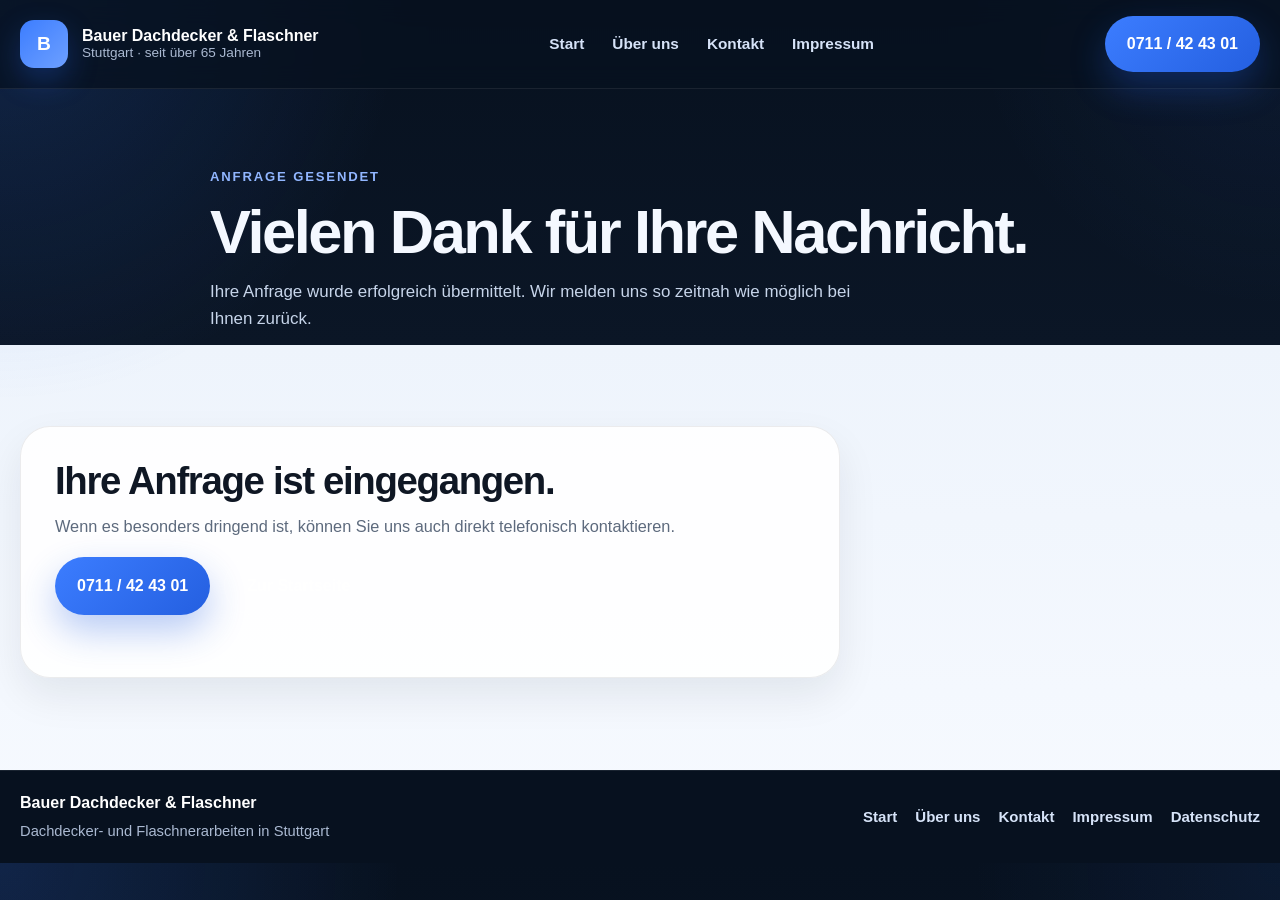
<file: thank-you.html>
<!DOCTYPE html>
<html lang="de">
<head>
  <meta charset="UTF-8" />
  <meta name="viewport" content="width=device-width, initial-scale=1.0" />
  <title>Vielen Dank | Bauer Dachdecker & Flaschner Stuttgart</title>
  <meta
    name="description"
    content="Vielen Dank für Ihre Anfrage bei Bauer Dachdecker & Flaschner."
  />
  <link rel="stylesheet" href="styles/style.css" />
</head>
<body>
  <header class="site-header">
    <div class="container header-inner">
      <a href="index.html" class="brand">
        <span class="brand-mark">B</span>
        <span class="brand-text">
          <strong>Bauer Dachdecker & Flaschner</strong>
          <small>Stuttgart · seit über 65 Jahren</small>
        </span>
      </a>

      <nav class="main-nav" aria-label="Hauptnavigation">
        <a href="index.html">Start</a>
        <a href="about.html">Über uns</a>
        <a href="contact.html">Kontakt</a>
        <a href="impressum.html">Impressum</a>
      </nav>

      <a href="tel:+49711424301" class="btn btn-primary header-phone">0711 / 42 43 01</a>
    </div>
  </header>

  <main>
    <section class="page-hero">
      <div class="container page-hero-inner">
        <div class="eyebrow">Anfrage gesendet</div>
        <h1>Vielen Dank für Ihre Nachricht.</h1>
        <p>
          Ihre Anfrage wurde erfolgreich übermittelt. Wir melden uns so zeitnah wie möglich bei Ihnen zurück.
        </p>
      </div>
    </section>

    <section class="content-section">
      <div class="container">
        <div class="thankyou-box">
          <h2>Ihre Anfrage ist eingegangen.</h2>
          <p>
            Wenn es besonders dringend ist, können Sie uns auch direkt telefonisch kontaktieren.
          </p>
          <div class="hero-actions">
            <a href="tel:+49711424301" class="btn btn-primary">0711 / 42 43 01</a>
            <a href="index.html" class="btn btn-secondary">Zur Startseite</a>
          </div>
        </div>
      </div>
    </section>
  </main>

  <footer class="site-footer">
    <div class="container footer-inner">
      <div class="footer-brand">
        <strong>Bauer Dachdecker & Flaschner</strong>
        <span>Dachdecker- und Flaschnerarbeiten in Stuttgart</span>
      </div>

      <div class="footer-links">
        <a href="index.html">Start</a>
        <a href="about.html">Über uns</a>
        <a href="contact.html">Kontakt</a>
        <a href="impressum.html">Impressum</a>
        <a href="privacy.html">Datenschutz</a>
      </div>
    </div>
  </footer>
</body>
</html>
</file>
<file: styles/style.css>
:root {
  --bg: #07111f;
  --bg-soft: #0d1a2d;
  --surface: rgba(255, 255, 255, 0.06);
  --surface-strong: rgba(255, 255, 255, 0.1);
  --surface-light: #ffffff;
  --text: #f4f8ff;
  --text-dark: #0f1724;
  --muted: #aab9d1;
  --muted-dark: #5d6a7d;
  --line: rgba(255, 255, 255, 0.12);
  --line-dark: rgba(15, 23, 36, 0.1);
  --primary: #3c7dff;
  --primary-strong: #245fe0;
  --primary-soft: rgba(60, 125, 255, 0.15);
  --shadow-lg: 0 28px 90px rgba(0, 0, 0, 0.28);
  --shadow-md: 0 18px 50px rgba(0, 0, 0, 0.18);
  --shadow-light: 0 18px 40px rgba(12, 22, 36, 0.08);
  --radius-xl: 30px;
  --radius-lg: 22px;
  --radius-md: 16px;
  --radius-sm: 12px;
  --container: 1240px;
  --transition: 220ms ease;
}

* {
  box-sizing: border-box;
}

html {
  scroll-behavior: smooth;
}

body {
  margin: 0;
  font-family: Arial, Helvetica, sans-serif;
  background:
    radial-gradient(circle at top left, rgba(60, 125, 255, 0.18), transparent 26%),
    radial-gradient(circle at top right, rgba(60, 125, 255, 0.08), transparent 20%),
    linear-gradient(180deg, #07111f 0%, #0b1626 40%, #eef4fc 40%, #f7faff 100%);
  color: var(--text);
  line-height: 1.6;
}

a {
  color: inherit;
  text-decoration: none;
}

button,
input,
textarea {
  font: inherit;
}

.container {
  width: min(var(--container), calc(100% - 40px));
  margin: 0 auto;
}

/* HEADER */

.site-header {
  position: relative;
  z-index: 20;
  background: rgba(7, 17, 31, 0.78);
  border-bottom: 1px solid rgba(255, 255, 255, 0.08);
  backdrop-filter: blur(12px);
}

.header-inner {
  min-height: 88px;
  display: flex;
  align-items: center;
  justify-content: space-between;
  gap: 24px;
}

.brand {
  display: flex;
  align-items: center;
  gap: 14px;
  min-width: 0;
}

.brand-mark {
  width: 48px;
  height: 48px;
  display: grid;
  place-items: center;
  border-radius: 14px;
  background: linear-gradient(135deg, var(--primary), #6ea0ff);
  color: white;
  font-weight: 800;
  font-size: 1.2rem;
  box-shadow: 0 12px 30px rgba(36, 95, 224, 0.32);
  flex-shrink: 0;
}

.brand-text {
  display: flex;
  flex-direction: column;
  line-height: 1.15;
}

.brand-text strong {
  font-size: 1rem;
  color: #ffffff;
}

.brand-text small {
  color: var(--muted);
  font-size: 0.85rem;
}

.main-nav {
  display: flex;
  align-items: center;
  gap: 28px;
}

.main-nav a {
  color: #d6e3f8;
  font-weight: 700;
  font-size: 0.96rem;
  transition: color var(--transition), opacity var(--transition);
}

.main-nav a:hover,
.main-nav a.active {
  color: white;
}

.btn {
  display: inline-flex;
  align-items: center;
  justify-content: center;
  border: 0;
  cursor: pointer;
  border-radius: 999px;
  font-weight: 800;
  transition:
    transform var(--transition),
    box-shadow var(--transition),
    background var(--transition),
    color var(--transition),
    border-color var(--transition);
}

.btn:hover {
  transform: translateY(-2px);
}

.btn-primary {
  padding: 15px 22px;
  color: white;
  background: linear-gradient(135deg, var(--primary), var(--primary-strong));
  box-shadow: 0 16px 36px rgba(36, 95, 224, 0.32);
}

.btn-primary:hover {
  box-shadow: 0 20px 44px rgba(36, 95, 224, 0.42);
}

.btn-secondary {
  padding: 15px 22px;
  background: rgba(255, 255, 255, 0.08);
  color: white;
  border: 1px solid rgba(255, 255, 255, 0.12);
}

.btn-light {
  padding: 16px 24px;
  background: white;
  color: var(--primary-strong);
  box-shadow: 0 18px 40px rgba(255, 255, 255, 0.14);
}

.btn-full {
  width: 100%;
}

/* HERO HOME */

.hero {
  padding: 82px 0 64px;
}

.hero-grid {
  display: grid;
  grid-template-columns: 1.15fr 0.85fr;
  gap: 34px;
  align-items: stretch;
}

.eyebrow,
.section-label {
  display: inline-block;
  margin-bottom: 16px;
  color: #91b6ff;
  font-size: 0.82rem;
  font-weight: 800;
  letter-spacing: 0.14em;
  text-transform: uppercase;
}

.hero-copy h1 {
  margin: 0 0 18px;
  font-size: clamp(2.9rem, 5.2vw, 5.7rem);
  line-height: 0.95;
  letter-spacing: -0.045em;
  max-width: 12ch;
}

.hero-copy h1 span {
  color: #78a6ff;
}

.hero-text {
  max-width: 64ch;
  margin: 0 0 30px;
  color: #c7d5ea;
  font-size: 1.08rem;
}

.hero-actions {
  display: flex;
  flex-wrap: wrap;
  gap: 14px;
  margin-bottom: 28px;
}

.hero-tags {
  display: flex;
  flex-wrap: wrap;
  gap: 12px;
}

.hero-tags span {
  padding: 12px 16px;
  border-radius: 999px;
  background: rgba(255, 255, 255, 0.06);
  border: 1px solid rgba(255, 255, 255, 0.1);
  color: #e7efff;
  font-weight: 700;
  font-size: 0.94rem;
}

.hero-panel {
  background:
    linear-gradient(180deg, rgba(255, 255, 255, 0.09), rgba(255, 255, 255, 0.04)),
    linear-gradient(160deg, rgba(60, 125, 255, 0.16), rgba(255, 255, 255, 0.02));
  border: 1px solid rgba(255, 255, 255, 0.12);
  border-radius: var(--radius-xl);
  padding: 32px;
  box-shadow: var(--shadow-lg);
  backdrop-filter: blur(12px);
}

.panel-badge {
  display: inline-block;
  margin-bottom: 16px;
  padding: 8px 12px;
  border-radius: 999px;
  background: rgba(60, 125, 255, 0.14);
  border: 1px solid rgba(145, 182, 255, 0.2);
  color: #dcebff;
  font-weight: 700;
  font-size: 0.85rem;
}

.hero-panel h2 {
  margin: 0 0 12px;
  font-size: 2rem;
  line-height: 1.05;
  letter-spacing: -0.03em;
}

.hero-panel p {
  margin: 0;
  color: #c8d5e9;
}

.panel-stats {
  display: grid;
  grid-template-columns: 1fr;
  gap: 14px;
  margin-top: 24px;
}

.stat-card {
  padding: 18px 18px 16px;
  border-radius: 18px;
  background: rgba(255, 255, 255, 0.06);
  border: 1px solid rgba(255, 255, 255, 0.08);
}

.stat-card strong {
  display: block;
  margin-bottom: 5px;
  color: white;
  font-size: 1.2rem;
}

.stat-card span {
  color: #bfd0ea;
  font-size: 0.94rem;
}

.trust-strip {
  padding: 0 0 78px;
}

.trust-strip-inner {
  display: grid;
  grid-template-columns: repeat(4, 1fr);
  gap: 14px;
}

.trust-item {
  padding: 22px 20px;
  border-radius: 20px;
  background: rgba(255, 255, 255, 0.06);
  border: 1px solid rgba(255, 255, 255, 0.1);
  box-shadow: var(--shadow-md);
}

.trust-item strong {
  display: block;
  margin-bottom: 4px;
  color: white;
  font-size: 1rem;
}

.trust-item span {
  color: #bfd0ea;
  font-size: 0.92rem;
}

/* PAGE HERO */

.page-hero {
  padding: 74px 0 54px;
}

.page-hero-inner {
  max-width: 860px;
}

.page-hero h1 {
  margin: 0 0 16px;
  font-size: clamp(2.6rem, 4.8vw, 4.8rem);
  line-height: 0.96;
  letter-spacing: -0.04em;
}

.page-hero p {
  margin: 0;
  max-width: 70ch;
  color: #c7d5ea;
  font-size: 1.06rem;
}

.page-hero-card {
  margin-top: 30px;
  padding: 24px 26px;
  border-radius: 24px;
  background: rgba(255, 255, 255, 0.08);
  border: 1px solid rgba(255, 255, 255, 0.12);
  color: #e4efff;
  box-shadow: var(--shadow-md);
}

/* CONTENT BASICS */

section {
  position: relative;
}

.light-section,
.intro-section,
.services-section,
.advantages-section,
.process-section,
.contact-section,
.content-section {
  color: var(--text-dark);
}

.intro-section {
  padding: 92px 0 40px;
  background: transparent;
}

.intro-grid {
  display: grid;
  grid-template-columns: 0.9fr 1.1fr;
  gap: 30px;
  align-items: start;
}

.section-copy h2,
.section-head h2,
.cta-copy h2,
.contact-copy h2,
.content-section h2 {
  margin: 0 0 14px;
  font-size: clamp(2rem, 3vw, 3.5rem);
  line-height: 1.04;
  letter-spacing: -0.035em;
}

.section-copy p,
.section-head p,
.cta-copy p,
.contact-copy p,
.content-section p,
.content-section li {
  margin: 0;
  color: var(--muted-dark);
  font-size: 1.02rem;
}

.content-section {
  padding: 40px 0 92px;
}

.content-grid {
  display: grid;
  grid-template-columns: 0.9fr 1.1fr;
  gap: 30px;
  align-items: start;
}

.content-card,
.reason-card,
.service-card,
.process-card,
.contact-form,
.info-card,
.legal-card {
  background: rgba(255, 255, 255, 0.88);
  border: 1px solid rgba(15, 23, 36, 0.08);
  box-shadow: var(--shadow-light);
}

.content-card {
  padding: 28px;
  border-radius: 24px;
}

.content-card h3 {
  margin: 0 0 12px;
  font-size: 1.22rem;
  color: var(--text-dark);
}

.content-card p + p,
.content-card ul,
.legal-card p + p,
.legal-card ul {
  margin-top: 14px;
}

.content-card ul,
.legal-card ul {
  padding-left: 20px;
}

.stack {
  display: grid;
  gap: 18px;
}

.reason-grid {
  display: grid;
  gap: 18px;
}

.reason-card {
  border-radius: 22px;
  padding: 26px;
}

.reason-number {
  width: 46px;
  height: 46px;
  display: grid;
  place-items: center;
  margin-bottom: 14px;
  border-radius: 14px;
  background: linear-gradient(135deg, rgba(60, 125, 255, 0.15), rgba(36, 95, 224, 0.1));
  color: var(--primary-strong);
  font-weight: 800;
}

.reason-card h3 {
  margin: 0 0 8px;
  font-size: 1.18rem;
  color: var(--text-dark);
}

.reason-card p {
  margin: 0;
  color: var(--muted-dark);
}

/* SERVICES */

.services-section {
  padding: 52px 0 90px;
}

.section-head {
  max-width: 820px;
  margin-bottom: 34px;
}

.services-grid {
  display: grid;
  grid-template-columns: repeat(2, 1fr);
  gap: 22px;
}

.service-card {
  border-radius: 24px;
  padding: 28px;
  transition:
    transform var(--transition),
    box-shadow var(--transition),
    border-color var(--transition);
}

.service-card:hover {
  transform: translateY(-4px);
  box-shadow: 0 24px 54px rgba(12, 22, 36, 0.12);
  border-color: rgba(36, 95, 224, 0.18);
}

.service-card.featured {
  background: linear-gradient(180deg, #ffffff, #f4f8ff);
}

.service-top {
  display: flex;
  align-items: center;
  gap: 14px;
  margin-bottom: 14px;
}

.service-index {
  width: 42px;
  height: 42px;
  display: grid;
  place-items: center;
  border-radius: 14px;
  background: linear-gradient(135deg, rgba(60, 125, 255, 0.12), rgba(36, 95, 224, 0.08));
  color: var(--primary-strong);
  font-weight: 800;
  flex-shrink: 0;
}

.service-card h3 {
  margin: 0;
  font-size: 1.24rem;
  color: var(--text-dark);
}

.service-card p {
  margin: 0 0 14px;
  color: var(--muted-dark);
}

.service-card ul {
  margin: 0;
  padding-left: 18px;
  color: var(--text-dark);
}

.service-card li + li {
  margin-top: 6px;
}

/* ADVANTAGES */

.advantages-section {
  padding: 20px 0 90px;
}

.advantages-grid {
  display: grid;
  grid-template-columns: 0.9fr 1.1fr;
  gap: 30px;
  align-items: start;
}

.advantage-list {
  display: grid;
  grid-template-columns: repeat(2, 1fr);
  gap: 18px;
}

.advantage-card {
  padding: 22px 20px;
  border-radius: 20px;
  background: rgba(255, 255, 255, 0.88);
  border: 1px solid rgba(15, 23, 36, 0.08);
  box-shadow: var(--shadow-light);
  font-weight: 700;
  color: var(--text-dark);
}

/* PROCESS */

.process-section {
  padding: 14px 0 90px;
}

.process-grid {
  display: grid;
  grid-template-columns: repeat(3, 1fr);
  gap: 22px;
}

.process-card {
  padding: 28px;
  border-radius: 24px;
}

.process-card span {
  display: inline-grid;
  place-items: center;
  width: 50px;
  height: 50px;
  margin-bottom: 16px;
  border-radius: 16px;
  background: linear-gradient(135deg, var(--primary), var(--primary-strong));
  color: white;
  font-weight: 800;
}

.process-card h3 {
  margin: 0 0 8px;
  font-size: 1.18rem;
  color: var(--text-dark);
}

.process-card p {
  margin: 0;
  color: var(--muted-dark);
}

/* CTA */

.cta-section {
  padding: 0 0 90px;
}

.cta-box {
  display: flex;
  justify-content: space-between;
  align-items: center;
  gap: 28px;
  padding: 40px;
  border-radius: 30px;
  background:
    radial-gradient(circle at top right, rgba(96, 150, 255, 0.16), transparent 28%),
    linear-gradient(135deg, #0c1728, #101f35);
  box-shadow: var(--shadow-lg);
  color: white;
}

.section-label-light {
  color: #9fc0ff;
}

.cta-copy p {
  color: #c9d6e9;
}

.cta-actions {
  display: flex;
  flex-direction: column;
  align-items: flex-end;
  gap: 14px;
  min-width: 220px;
}

.cta-phone {
  color: #dbe8ff;
  font-size: 1.18rem;
  font-weight: 800;
}

/* CONTACT */

.contact-section {
  padding: 0 0 92px;
}

.contact-grid {
  display: grid;
  grid-template-columns: 0.86fr 1.14fr;
  gap: 30px;
  align-items: start;
}

.contact-points {
  display: grid;
  gap: 10px;
  margin-top: 24px;
  color: var(--muted-dark);
}

.contact-form {
  padding: 30px;
  border-radius: 28px;
}

.form-row {
  display: grid;
  gap: 8px;
  margin-bottom: 18px;
}

.form-row label {
  font-weight: 700;
  color: var(--text-dark);
}

.form-row input,
.form-row textarea {
  width: 100%;
  border: 1px solid rgba(15, 23, 36, 0.12);
  border-radius: 14px;
  padding: 15px 16px;
  background: #fbfdff;
  color: var(--text-dark);
  outline: none;
  transition: border-color var(--transition), box-shadow var(--transition);
}

.form-row input:focus,
.form-row textarea:focus {
  border-color: rgba(36, 95, 224, 0.4);
  box-shadow: 0 0 0 4px rgba(60, 125, 255, 0.12);
}

.info-grid {
  display: grid;
  grid-template-columns: repeat(3, 1fr);
  gap: 18px;
  margin-top: 26px;
}

.info-card {
  padding: 22px;
  border-radius: 20px;
}

.info-card h3 {
  margin: 0 0 8px;
  font-size: 1.1rem;
  color: var(--text-dark);
}

.info-card p {
  margin: 0;
  color: var(--muted-dark);
}

/* LEGAL */

.legal-grid {
  display: grid;
  gap: 18px;
}

.legal-card {
  padding: 28px;
  border-radius: 24px;
}

.legal-card h2,
.legal-card h3 {
  margin: 0 0 12px;
  color: var(--text-dark);
}

.legal-card h2 {
  font-size: 1.6rem;
}

.legal-card h3 {
  font-size: 1.14rem;
}

.legal-card p,
.legal-card li {
  color: var(--muted-dark);
}

.legal-card a {
  color: var(--primary-strong);
}

/* THANK YOU */

.thankyou-box {
  max-width: 820px;
  padding: 34px;
  border-radius: 30px;
  background: rgba(255, 255, 255, 0.88);
  border: 1px solid rgba(15, 23, 36, 0.08);
  box-shadow: var(--shadow-light);
}

.thankyou-box h2 {
  margin: 0 0 12px;
  color: var(--text-dark);
  font-size: clamp(2rem, 3vw, 3rem);
  line-height: 1.04;
}

.thankyou-box p {
  margin: 0 0 18px;
  color: var(--muted-dark);
}

/* FOOTER */

.site-footer {
  border-top: 1px solid rgba(255, 255, 255, 0.08);
  background: #07111f;
  color: #c7d5ea;
}

.footer-inner {
  min-height: 92px;
  display: flex;
  justify-content: space-between;
  align-items: center;
  gap: 20px;
}

.footer-brand {
  display: flex;
  flex-direction: column;
  gap: 4px;
}

.footer-brand strong {
  color: white;
}

.footer-brand span {
  color: var(--muted);
  font-size: 0.92rem;
}

.footer-links {
  display: flex;
  flex-wrap: wrap;
  gap: 18px;
}

.footer-links a {
  color: #d6e3f8;
  font-weight: 700;
  font-size: 0.94rem;
}

.footer-links a:hover {
  color: white;
}

/* RESPONSIVE */

@media (max-width: 1120px) {
  .hero-grid,
  .intro-grid,
  .advantages-grid,
  .contact-grid,
  .content-grid,
  .cta-box {
    grid-template-columns: 1fr;
  }

  .trust-strip-inner,
  .advantage-list,
  .info-grid {
    grid-template-columns: repeat(2, 1fr);
  }

  .cta-actions {
    align-items: flex-start;
  }
}

@media (max-width: 860px) {
  .main-nav,
  .header-phone {
    display: none;
  }

  .hero,
  .page-hero {
    padding-top: 64px;
  }

  .services-grid,
  .process-grid,
  .trust-strip-inner,
  .advantage-list,
  .info-grid {
    grid-template-columns: 1fr;
  }

  .hero-copy h1,
  .page-hero h1 {
    max-width: 100%;
  }

  .hero-panel,
  .reason-card,
  .service-card,
  .process-card,
  .contact-form,
  .cta-box,
  .content-card,
  .legal-card,
  .thankyou-box,
  .info-card {
    padding: 24px;
  }

  .footer-inner {
    min-height: auto;
    padding: 24px 0;
    flex-direction: column;
    align-items: flex-start;
  }
}
</file>
